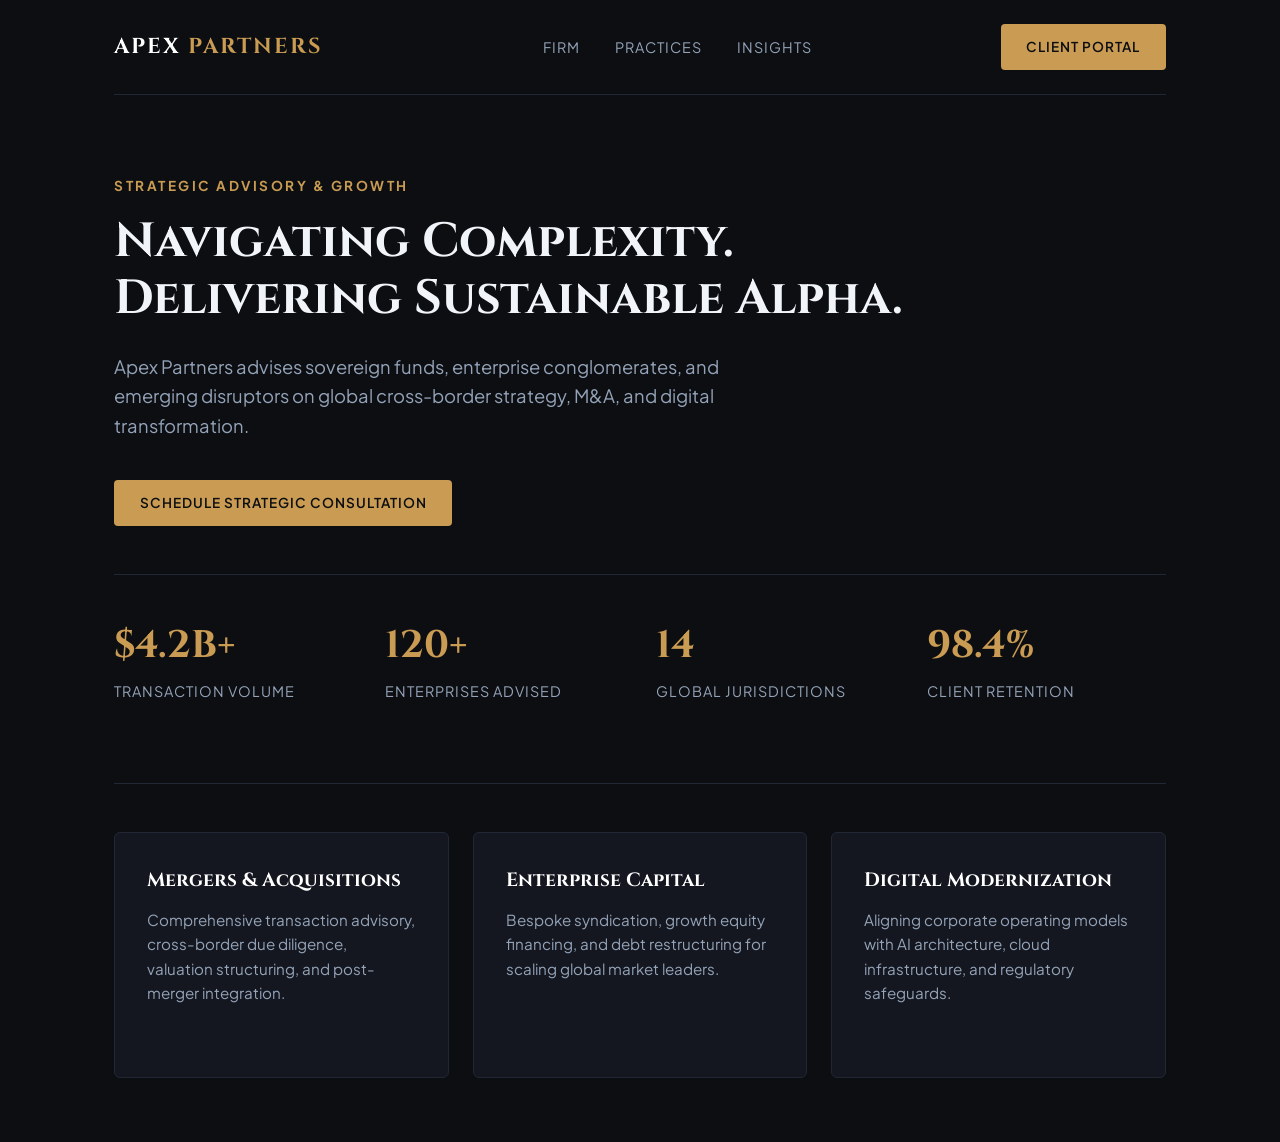
<file: demos/corporate/index.html>
<!DOCTYPE html>
<html lang="en">
<head>
    <meta charset="UTF-8">
    <meta name="viewport" content="width=device-width, initial-scale=1.0">
    <title>Apex Partners - Management & Strategy Consulting (Demo)</title>
    <link rel="preconnect" href="https://fonts.googleapis.com">
    <link rel="preconnect" href="https://fonts.gstatic.com" crossorigin>
    <link href="https://fonts.googleapis.com/css2?family=Cinzel:wght@500;700&family=Plus+Jakarta+Sans:wght@400;500;600;700&display=swap" rel="stylesheet">
    <style>
        :root {
            --primary: #c99b53;
            --primary-hover: #b58941;
            --bg: #0c0e12;
            --surface: #14171f;
            --surface-border: #222735;
            --text-main: #f1f5f9;
            --text-muted: #94a3b8;
        }
        * { box-sizing: border-box; margin: 0; padding: 0; }
        body {
            font-family: 'Plus Jakarta Sans', sans-serif;
            background-color: var(--bg);
            color: var(--text-main);
            line-height: 1.6;
        }
        .container { max-width: 1100px; margin: 0 auto; padding: 0 1.5rem; }
        nav {
            display: flex; justify-content: space-between; align-items: center;
            padding: 1.5rem 0; border-bottom: 1px solid var(--surface-border);
        }
        .logo { font-family: 'Cinzel', serif; font-size: 1.35rem; font-weight: 700; color: #fff; letter-spacing: 2px; }
        .logo span { color: var(--primary); }
        .nav-links a { color: var(--text-muted); text-decoration: none; margin-left: 2rem; font-size: 0.9rem; letter-spacing: 1px; text-transform: uppercase; }
        .nav-links a:hover { color: var(--primary); }
        .btn {
            display: inline-flex; align-items: center; justify-content: center;
            padding: 0.75rem 1.6rem; border-radius: 4px; font-weight: 600; font-size: 0.85rem;
            letter-spacing: 1px; text-transform: uppercase; cursor: pointer; text-decoration: none; transition: 0.2s;
        }
        .btn-gold { background: var(--primary); color: #0c0e12; border: none; }
        .btn-gold:hover { background: var(--primary-hover); }
        .hero { padding: 5rem 0 4rem; text-align: left; }
        .sub-tag { color: var(--primary); font-size: 0.85rem; letter-spacing: 2.5px; text-transform: uppercase; font-weight: 700; margin-bottom: 1rem; display: block; }
        h1 { font-family: 'Cinzel', serif; font-size: 3rem; font-weight: 700; line-height: 1.2; margin-bottom: 1.5rem; }
        .hero p { font-size: 1.15rem; color: var(--text-muted); max-width: 650px; margin-bottom: 2.5rem; }
        .stat-grid { display: grid; grid-template-columns: repeat(auto-fit, minmax(200px, 1fr)); gap: 2rem; margin: 3rem 0; padding: 2.5rem 0; border-top: 1px solid var(--surface-border); border-bottom: 1px solid var(--surface-border); }
        .stat h3 { font-family: 'Cinzel', serif; font-size: 2.4rem; color: var(--primary); margin-bottom: 0.25rem; }
        .stat p { color: var(--text-muted); font-size: 0.9rem; text-transform: uppercase; letter-spacing: 1px; }
        .practice-grid { display: grid; grid-template-columns: repeat(auto-fit, minmax(300px, 1fr)); gap: 1.5rem; margin-top: 2rem; }
        .practice-card { background: var(--surface); border: 1px solid var(--surface-border); padding: 2rem; border-radius: 6px; }
        .practice-card h4 { font-family: 'Cinzel', serif; font-size: 1.2rem; margin-bottom: 0.75rem; color: #fff; }
        .practice-card p { font-size: 0.95rem; color: var(--text-muted); }
        @media(max-width: 768px) {
            h1 { font-size: 2.1rem; }
            .nav-links { display: none; }
        }
    </style>
</head>
<body>
    <div class="container">
        <nav>
            <div class="logo">APEX <span>PARTNERS</span></div>
            <div class="nav-links">
                <a href="#about">Firm</a>
                <a href="#practices">Practices</a>
                <a href="#insights">Insights</a>
            </div>
            <a href="javascript:void(0)" class="btn btn-gold">Client Portal</a>
        </nav>

        <section class="hero">
            <span class="sub-tag">Strategic Advisory & Growth</span>
            <h1>Navigating Complexity.<br>Delivering Sustainable Alpha.</h1>
            <p>Apex Partners advises sovereign funds, enterprise conglomerates, and emerging disruptors on global cross-border strategy, M&A, and digital transformation.</p>
            <a href="javascript:void(0)" class="btn btn-gold">Schedule Strategic Consultation</a>

            <div class="stat-grid">
                <div class="stat">
                    <h3>$4.2B+</h3>
                    <p>Transaction Volume</p>
                </div>
                <div class="stat">
                    <h3>120+</h3>
                    <p>Enterprises Advised</p>
                </div>
                <div class="stat">
                    <h3>14</h3>
                    <p>Global Jurisdictions</p>
                </div>
                <div class="stat">
                    <h3>98.4%</h3>
                    <p>Client Retention</p>
                </div>
            </div>

            <div class="practice-grid">
                <div class="practice-card">
                    <h4>Mergers & Acquisitions</h4>
                    <p>Comprehensive transaction advisory, cross-border due diligence, valuation structuring, and post-merger integration.</p>
                </div>
                <div class="practice-card">
                    <h4>Enterprise Capital</h4>
                    <p>Bespoke syndication, growth equity financing, and debt restructuring for scaling global market leaders.</p>
                </div>
                <div class="practice-card">
                    <h4>Digital Modernization</h4>
                    <p>Aligning corporate operating models with AI architecture, cloud infrastructure, and regulatory safeguards.</p>
                </div>
            </div>
        </section>
    </div>
</body>
</html>
</file>
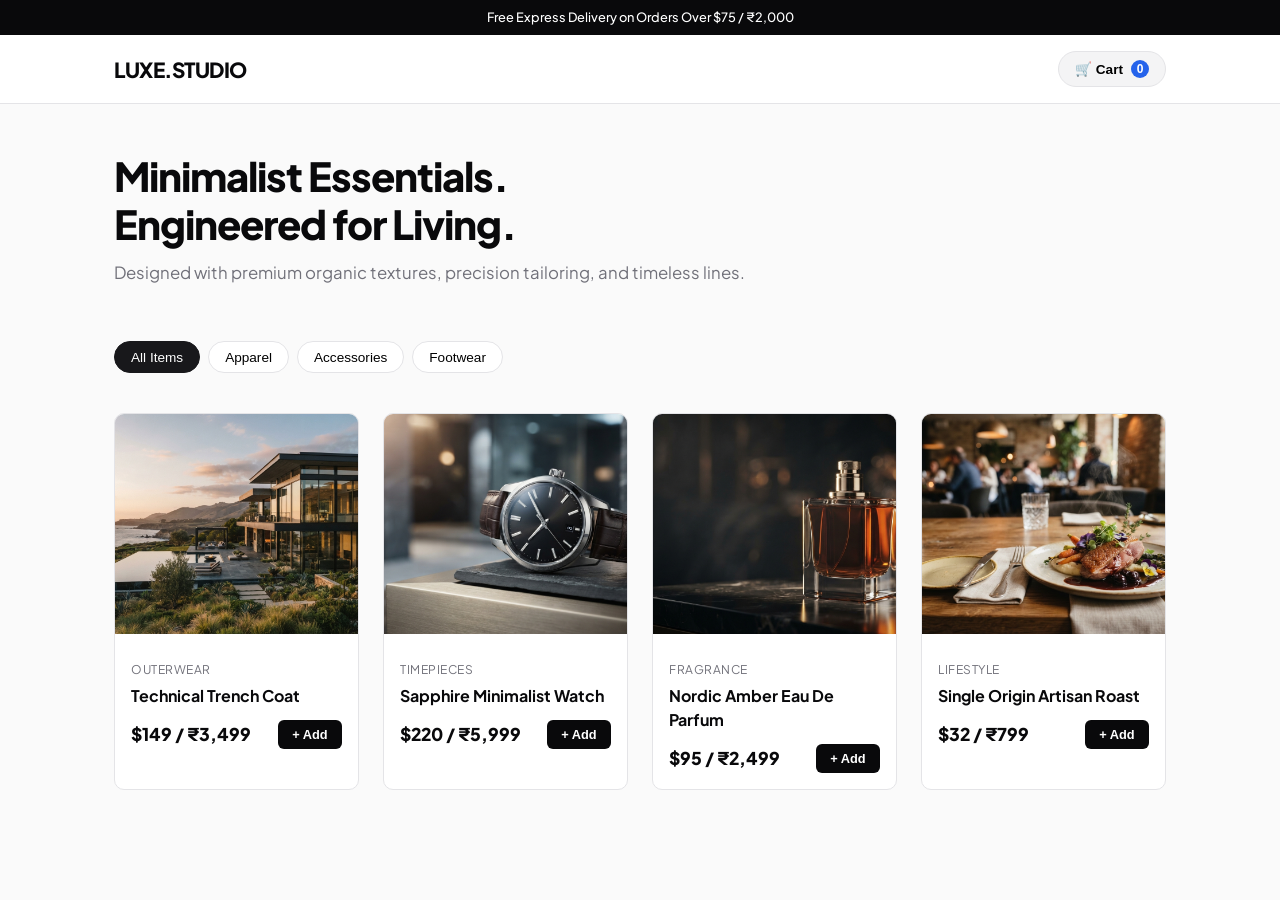
<file: demos/ecommerce/index.html>
<!DOCTYPE html>
<html lang="en">
<head>
    <meta charset="UTF-8">
    <meta name="viewport" content="width=device-width, initial-scale=1.0">
    <title>Luxe Studio - Modern Apparel & Essentials (Demo)</title>
    <link rel="preconnect" href="https://fonts.googleapis.com">
    <link rel="preconnect" href="https://fonts.gstatic.com" crossorigin>
    <link href="https://fonts.googleapis.com/css2?family=Plus+Jakarta+Sans:wght@400;500;600;700&display=swap" rel="stylesheet">
    <style>
        :root {
            --primary: #18181b;
            --accent: #2563eb;
            --bg: #fafafa;
            --surface: #ffffff;
            --border: #e4e4e7;
            --text-dark: #09090b;
            --text-muted: #71717a;
        }
        * { box-sizing: border-box; margin: 0; padding: 0; }
        body {
            font-family: 'Plus Jakarta Sans', sans-serif;
            background-color: var(--bg);
            color: var(--text-dark);
            line-height: 1.5;
        }
        .container { max-width: 1100px; margin: 0 auto; padding: 0 1.5rem; }
        .top-banner { background: #09090b; color: #fff; text-align: center; padding: 0.5rem; font-size: 0.8rem; font-weight: 500; }
        header { background: #fff; border-bottom: 1px solid var(--border); position: sticky; top: 0; z-index: 50; }
        nav { display: flex; justify-content: space-between; align-items: center; padding: 1rem 0; }
        .brand { font-size: 1.3rem; font-weight: 800; letter-spacing: -0.5px; }
        .cart-btn {
            background: #f4f4f5; border: 1px solid var(--border); padding: 0.5rem 1rem; border-radius: 20px;
            font-size: 0.85rem; font-weight: 600; cursor: pointer; display: flex; align-items: center; gap: 0.5rem;
        }
        .cart-badge { background: var(--accent); color: #fff; border-radius: 50%; width: 18px; height: 18px; display: inline-flex; align-items: center; justify-content: center; font-size: 0.75rem; }
        .hero { padding: 3rem 0 2rem; display: flex; justify-content: space-between; align-items: center; gap: 2rem; }
        .hero-text h1 { font-size: 2.5rem; font-weight: 800; line-height: 1.2; margin-bottom: 0.75rem; letter-spacing: -1px; }
        .hero-text p { color: var(--text-muted); font-size: 1.05rem; margin-bottom: 1.5rem; }
        .filter-bar { display: flex; gap: 0.5rem; margin-bottom: 2rem; overflow-x: auto; padding-bottom: 0.5rem; }
        .filter-btn { background: #fff; border: 1px solid var(--border); padding: 0.45rem 1rem; border-radius: 20px; font-size: 0.85rem; cursor: pointer; font-weight: 500; }
        .filter-btn.active { background: var(--primary); color: #fff; border-color: var(--primary); }
        .product-grid { display: grid; grid-template-columns: repeat(auto-fill, minmax(230px, 1fr)); gap: 1.5rem; margin-bottom: 3rem; }
        .product-card { background: #fff; border: 1px solid var(--border); border-radius: 10px; overflow: hidden; transition: transform 0.2s, box-shadow 0.2s; }
        .product-card:hover { transform: translateY(-4px); box-shadow: 0 12px 24px rgba(0,0,0,0.06); }
        .product-img { width: 100%; height: 220px; object-fit: cover; background: #e2e8f0; }
        .product-info { padding: 1rem; }
        .product-category { font-size: 0.75rem; color: var(--text-muted); text-transform: uppercase; letter-spacing: 0.5px; }
        .product-title { font-size: 1rem; font-weight: 700; margin: 0.25rem 0 0.5rem; }
        .product-footer { display: flex; justify-content: space-between; align-items: center; margin-top: 0.75rem; }
        .price { font-size: 1.1rem; font-weight: 800; color: #09090b; }
        .add-btn { background: #09090b; color: #fff; border: none; padding: 0.45rem 0.9rem; border-radius: 6px; font-size: 0.8rem; font-weight: 600; cursor: pointer; }
        .add-btn:hover { background: var(--accent); }
        @media(max-width: 768px) {
            .hero { flex-direction: column; text-align: center; }
            .hero-text h1 { font-size: 2rem; }
        }
    </style>
</head>
<body>
    <div class="top-banner">Free Express Delivery on Orders Over $75 / ₹2,000</div>
    <header>
        <div class="container">
            <nav>
                <div class="brand">LUXE.STUDIO</div>
                <button class="cart-btn" onclick="alert('Demo: Cart system is ready for your custom store products!')">
                    🛒 Cart <span class="cart-badge" id="cartCount">0</span>
                </button>
            </nav>
        </div>
    </header>

    <div class="container">
        <section class="hero">
            <div class="hero-text">
                <h1>Minimalist Essentials.<br>Engineered for Living.</h1>
                <p>Designed with premium organic textures, precision tailoring, and timeless lines.</p>
            </div>
        </section>

        <div class="filter-bar">
            <button class="filter-btn active">All Items</button>
            <button class="filter-btn">Apparel</button>
            <button class="filter-btn">Accessories</button>
            <button class="filter-btn">Footwear</button>
        </div>

        <div class="product-grid">
            <div class="product-card">
                <img src="../../assets/portfolio/luxury-real-estate.jpg" alt="Minimalist Jacket" class="product-img">
                <div class="product-info">
                    <span class="product-category">Outerwear</span>
                    <h4 class="product-title">Technical Trench Coat</h4>
                    <div class="product-footer">
                        <span class="price">$149 / ₹3,499</span>
                        <button class="add-btn" onclick="addToCart()">+ Add</button>
                    </div>
                </div>
            </div>

            <div class="product-card">
                <img src="../../assets/portfolio/watch-commercial.jpg" alt="Chrono Watch" class="product-img">
                <div class="product-info">
                    <span class="product-category">Timepieces</span>
                    <h4 class="product-title">Sapphire Minimalist Watch</h4>
                    <div class="product-footer">
                        <span class="price">$220 / ₹5,999</span>
                        <button class="add-btn" onclick="addToCart()">+ Add</button>
                    </div>
                </div>
            </div>

            <div class="product-card">
                <img src="../../assets/portfolio/perfume-commercial.jpg" alt="Luxe Fragrance" class="product-img">
                <div class="product-info">
                    <span class="product-category">Fragrance</span>
                    <h4 class="product-title">Nordic Amber Eau De Parfum</h4>
                    <div class="product-footer">
                        <span class="price">$95 / ₹2,499</span>
                        <button class="add-btn" onclick="addToCart()">+ Add</button>
                    </div>
                </div>
            </div>

            <div class="product-card">
                <img src="../../assets/portfolio/restaurant-food-commercial.jpg" alt="Artisan Blend" class="product-img">
                <div class="product-info">
                    <span class="product-category">Lifestyle</span>
                    <h4 class="product-title">Single Origin Artisan Roast</h4>
                    <div class="product-footer">
                        <span class="price">$32 / ₹799</span>
                        <button class="add-btn" onclick="addToCart()">+ Add</button>
                    </div>
                </div>
            </div>
        </div>
    </div>

    <script>
        let count = 0;
        function addToCart() {
            count++;
            document.getElementById('cartCount').innerText = count;
        }
    </script>
</body>
</html>
</file>
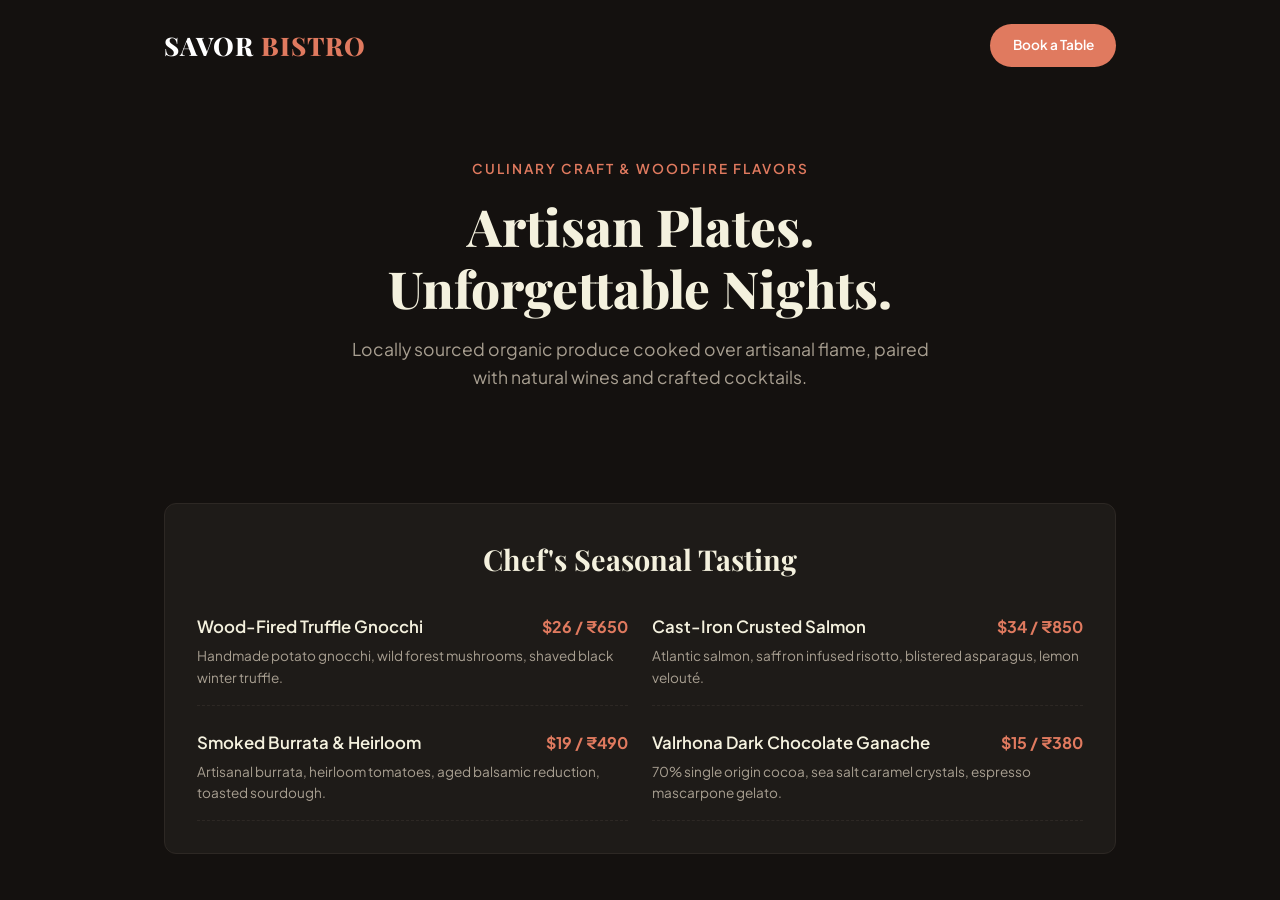
<file: demos/restaurant/index.html>
<!DOCTYPE html>
<html lang="en">
<head>
    <meta charset="UTF-8">
    <meta name="viewport" content="width=device-width, initial-scale=1.0">
    <title>Savor Bistro & Kitchen (Demo)</title>
    <link rel="preconnect" href="https://fonts.googleapis.com">
    <link rel="preconnect" href="https://fonts.gstatic.com" crossorigin>
    <link href="https://fonts.googleapis.com/css2?family=Playfair+Display:ital,wght@0,600;0,800;1,400&family=Plus+Jakarta+Sans:wght@400;500;600&display=swap" rel="stylesheet">
    <style>
        :root {
            --primary: #e07a5f;
            --bg: #14110f;
            --surface: #1e1b18;
            --border: #2d2824;
            --text-light: #f4f1de;
            --text-muted: #a89f91;
        }
        * { box-sizing: border-box; margin: 0; padding: 0; }
        body {
            font-family: 'Plus Jakarta Sans', sans-serif;
            background-color: var(--bg);
            color: var(--text-light);
            line-height: 1.6;
        }
        .container { max-width: 1000px; margin: 0 auto; padding: 0 1.5rem; }
        nav { display: flex; justify-content: space-between; align-items: center; padding: 1.5rem 0; }
        .logo { font-family: 'Playfair Display', serif; font-size: 1.6rem; font-weight: 800; color: #fff; letter-spacing: 1px; }
        .logo span { color: var(--primary); }
        .btn-reserve { background: var(--primary); color: #fff; text-decoration: none; padding: 0.65rem 1.4rem; border-radius: 30px; font-weight: 600; font-size: 0.85rem; }
        .hero { text-align: center; padding: 4rem 0 3rem; }
        .hero-tag { color: var(--primary); font-size: 0.85rem; letter-spacing: 2px; text-transform: uppercase; font-weight: 600; }
        h1 { font-family: 'Playfair Display', serif; font-size: 3.2rem; font-weight: 800; margin: 1rem 0; line-height: 1.2; }
        .hero p { color: var(--text-muted); font-size: 1.1rem; max-width: 580px; margin: 0 auto 2rem; }
        .menu-preview { background: var(--surface); border: 1px solid var(--border); border-radius: 12px; padding: 2rem; margin: 2rem 0; }
        .menu-title { font-family: 'Playfair Display', serif; font-size: 1.8rem; text-align: center; margin-bottom: 2rem; }
        .menu-grid { display: grid; grid-template-columns: repeat(auto-fit, minmax(280px, 1fr)); gap: 1.5rem; }
        .menu-item { border-bottom: 1px dashed var(--border); padding-bottom: 1rem; }
        .item-head { display: flex; justify-content: space-between; align-items: baseline; margin-bottom: 0.25rem; }
        .item-name { font-weight: 600; font-size: 1.05rem; }
        .item-price { color: var(--primary); font-weight: 700; }
        .item-desc { color: var(--text-muted); font-size: 0.85rem; }
        @media(max-width: 768px) { h1 { font-size: 2.2rem; } }
    </style>
</head>
<body>
    <div class="container">
        <nav>
            <div class="logo">SAVOR <span>BISTRO</span></div>
            <a href="javascript:void(0)" class="btn-reserve" onclick="alert('Demo: Online reservation form connected to your WhatsApp/Email!')">Book a Table</a>
        </nav>

        <section class="hero">
            <span class="hero-tag">Culinary Craft & Woodfire Flavors</span>
            <h1>Artisan Plates.<br>Unforgettable Nights.</h1>
            <p>Locally sourced organic produce cooked over artisanal flame, paired with natural wines and crafted cocktails.</p>
        </section>

        <div class="menu-preview">
            <h2 class="menu-title">Chef's Seasonal Tasting</h2>
            <div class="menu-grid">
                <div class="menu-item">
                    <div class="item-head">
                        <span class="item-name">Wood-Fired Truffle Gnocchi</span>
                        <span class="item-price">$26 / ₹650</span>
                    </div>
                    <p class="item-desc">Handmade potato gnocchi, wild forest mushrooms, shaved black winter truffle.</p>
                </div>
                <div class="menu-item">
                    <div class="item-head">
                        <span class="item-name">Cast-Iron Crusted Salmon</span>
                        <span class="item-price">$34 / ₹850</span>
                    </div>
                    <p class="item-desc">Atlantic salmon, saffron infused risotto, blistered asparagus, lemon velouté.</p>
                </div>
                <div class="menu-item">
                    <div class="item-head">
                        <span class="item-name">Smoked Burrata & Heirloom</span>
                        <span class="item-price">$19 / ₹490</span>
                    </div>
                    <p class="item-desc">Artisanal burrata, heirloom tomatoes, aged balsamic reduction, toasted sourdough.</p>
                </div>
                <div class="menu-item">
                    <div class="item-head">
                        <span class="item-name">Valrhona Dark Chocolate Ganache</span>
                        <span class="item-price">$15 / ₹380</span>
                    </div>
                    <p class="item-desc">70% single origin cocoa, sea salt caramel crystals, espresso mascarpone gelato.</p>
                </div>
            </div>
        </div>
    </div>
</body>
</html>
</file>
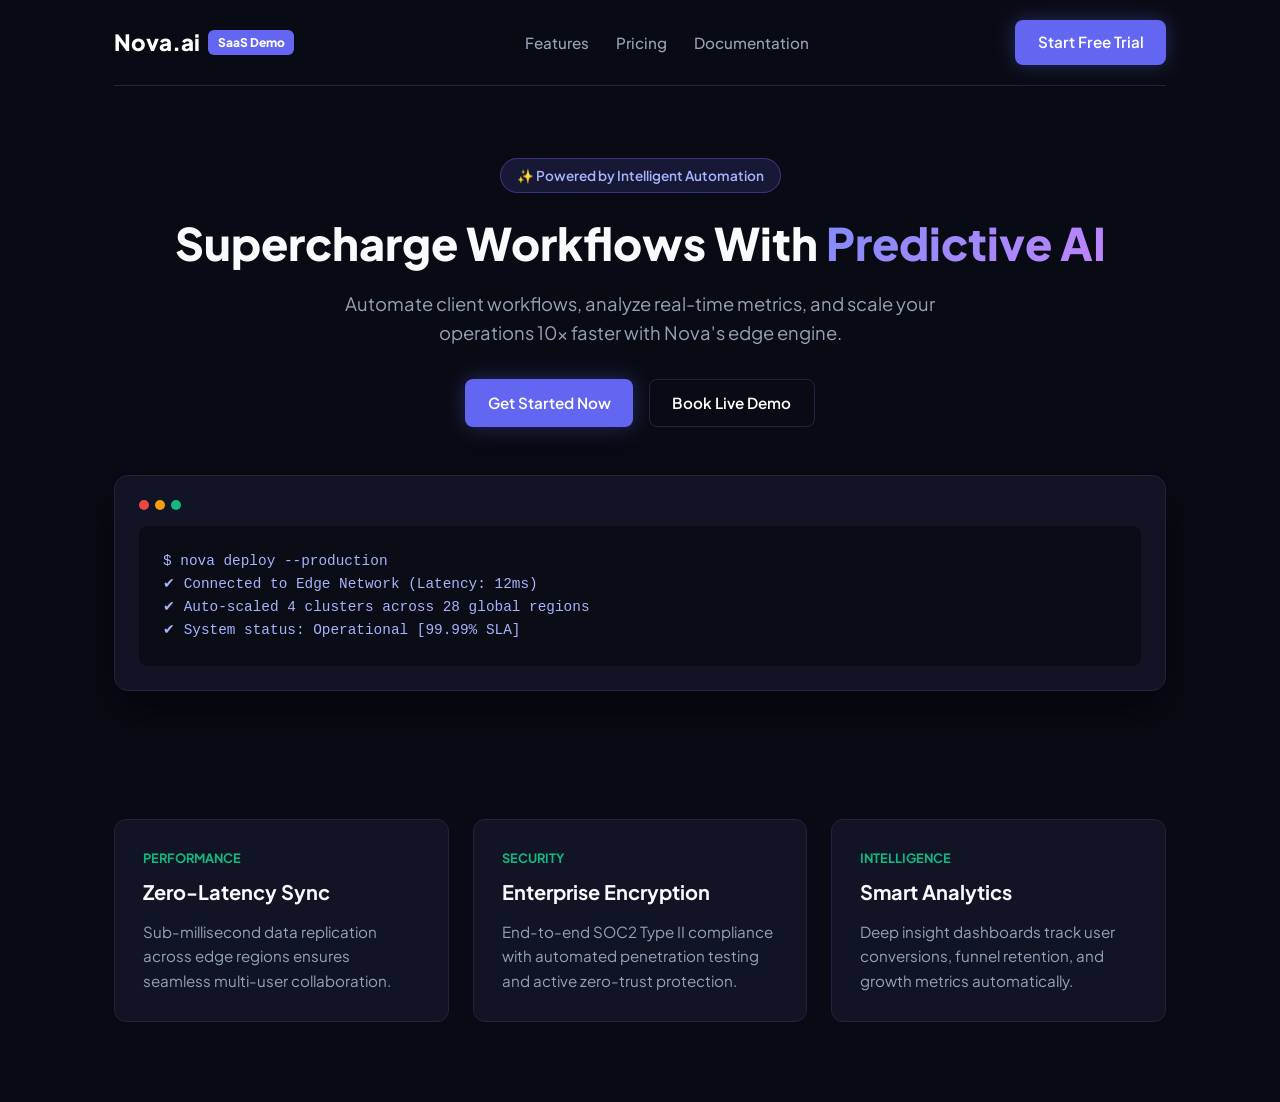
<file: demos/saas/index.html>
<!DOCTYPE html>
<html lang="en">
<head>
    <meta charset="UTF-8">
    <meta name="viewport" content="width=device-width, initial-scale=1.0">
    <title>Nova SaaS - AI Automation Platform (Demo)</title>
    <link rel="preconnect" href="https://fonts.googleapis.com">
    <link rel="preconnect" href="https://fonts.gstatic.com" crossorigin>
    <link href="https://fonts.googleapis.com/css2?family=Plus+Jakarta+Sans:wght@400;500;600;700;800&display=swap" rel="stylesheet">
    <style>
        :root {
            --primary: #6366f1;
            --primary-glow: rgba(99, 102, 241, 0.35);
            --bg: #090b14;
            --surface: #111425;
            --surface-border: #1e2442;
            --text-main: #f8fafc;
            --text-muted: #94a3b8;
            --accent: #10b981;
        }
        * { box-sizing: border-box; margin: 0; padding: 0; }
        body {
            font-family: 'Plus Jakarta Sans', sans-serif;
            background-color: var(--bg);
            color: var(--text-main);
            line-height: 1.6;
            overflow-x: hidden;
        }
        .container { max-width: 1100px; margin: 0 auto; padding: 0 1.5rem; }
        nav {
            display: flex; justify-content: space-between; align-items: center;
            padding: 1.25rem 0; border-bottom: 1px solid var(--surface-border);
        }
        .logo { font-size: 1.4rem; font-weight: 800; color: #fff; display: flex; align-items: center; gap: 0.5rem; }
        .logo-badge { background: var(--primary); padding: 0.2rem 0.6rem; border-radius: 6px; font-size: 0.75rem; }
        .nav-links a { color: var(--text-muted); text-decoration: none; margin-left: 1.5rem; font-size: 0.95rem; font-weight: 500; }
        .nav-links a:hover { color: #fff; }
        .btn {
            display: inline-flex; align-items: center; justify-content: center;
            padding: 0.65rem 1.4rem; border-radius: 8px; font-weight: 600; font-size: 0.95rem;
            cursor: pointer; text-decoration: none; transition: 0.2s;
        }
        .btn-primary { background: var(--primary); color: #fff; box-shadow: 0 0 20px var(--primary-glow); border: none; }
        .btn-primary:hover { background: #4f46e5; transform: translateY(-2px); }
        .hero { padding: 4.5rem 0 3rem; text-align: center; }
        .pill {
            display: inline-block; padding: 0.35rem 1rem; border-radius: 50px;
            background: rgba(99, 102, 241, 0.15); border: 1px solid rgba(99, 102, 241, 0.4);
            color: #a5b4fc; font-size: 0.85rem; font-weight: 600; margin-bottom: 1.5rem;
        }
        h1 { font-size: 2.8rem; font-weight: 800; line-height: 1.15; margin-bottom: 1.25rem; }
        h1 span { background: linear-gradient(135deg, #818cf8 0%, #c084fc 100%); -webkit-background-clip: text; -webkit-text-fill-color: transparent; }
        .hero p { font-size: 1.15rem; color: var(--text-muted); max-width: 650px; margin: 0 auto 2rem; }
        .hero-actions { display: flex; gap: 1rem; justify-content: center; flex-wrap: wrap; }
        .mockup-card {
            margin-top: 3rem; background: var(--surface); border: 1px solid var(--surface-border);
            border-radius: 14px; padding: 1.5rem; box-shadow: 0 20px 40px rgba(0,0,0,0.5);
            text-align: left;
        }
        .mockup-header { display: flex; gap: 6px; margin-bottom: 1rem; }
        .dot { width: 10px; height: 10px; border-radius: 50%; }
        .dot.red { background: #ef4444; } .dot.yellow { background: #f59e0b; } .dot.green { background: #10b981; }
        .grid-3 { display: grid; grid-template-columns: repeat(auto-fit, minmax(280px, 1fr)); gap: 1.5rem; margin: 3rem 0; }
        .card { background: var(--surface); border: 1px solid var(--surface-border); border-radius: 12px; padding: 1.75rem; }
        .card h3 { font-size: 1.25rem; margin-bottom: 0.75rem; }
        .card p { color: var(--text-muted); font-size: 0.95rem; }
        .badge { color: var(--accent); font-weight: 700; font-size: 0.8rem; text-transform: uppercase; margin-bottom: 0.5rem; display: block; }
        @media(max-width: 768px) {
            h1 { font-size: 2rem; }
            .nav-links { display: none; }
        }
    </style>
</head>
<body>
    <div class="container">
        <nav>
            <div class="logo">
                <span>Nova.ai</span>
                <span class="logo-badge">SaaS Demo</span>
            </div>
            <div class="nav-links">
                <a href="#features">Features</a>
                <a href="#pricing">Pricing</a>
                <a href="#docs">Documentation</a>
            </div>
            <a href="javascript:void(0)" class="btn btn-primary">Start Free Trial</a>
        </nav>

        <section class="hero">
            <span class="pill">✨ Powered by Intelligent Automation</span>
            <h1>Supercharge Workflows With <span>Predictive AI</span></h1>
            <p>Automate client workflows, analyze real-time metrics, and scale your operations 10x faster with Nova's edge engine.</p>
            <div class="hero-actions">
                <a href="javascript:void(0)" class="btn btn-primary">Get Started Now</a>
                <a href="javascript:void(0)" class="btn" style="border: 1px solid var(--surface-border); color: #fff;">Book Live Demo</a>
            </div>

            <div class="mockup-card">
                <div class="mockup-header">
                    <span class="dot red"></span>
                    <span class="dot yellow"></span>
                    <span class="dot green"></span>
                </div>
                <div style="background: rgba(0,0,0,0.4); padding: 1.5rem; border-radius: 8px; font-family: monospace; font-size: 0.9rem; color: #a5b4fc;">
                    $ nova deploy --production<br>
                    ✔ Connected to Edge Network (Latency: 12ms)<br>
                    ✔ Auto-scaled 4 clusters across 28 global regions<br>
                    ✔ System status: Operational [99.99% SLA]
                </div>
            </div>
        </section>

        <section id="features" style="padding: 2rem 0;">
            <div class="grid-3">
                <div class="card">
                    <span class="badge">Performance</span>
                    <h3>Zero-Latency Sync</h3>
                    <p>Sub-millisecond data replication across edge regions ensures seamless multi-user collaboration.</p>
                </div>
                <div class="card">
                    <span class="badge">Security</span>
                    <h3>Enterprise Encryption</h3>
                    <p>End-to-end SOC2 Type II compliance with automated penetration testing and active zero-trust protection.</p>
                </div>
                <div class="card">
                    <span class="badge">Intelligence</span>
                    <h3>Smart Analytics</h3>
                    <p>Deep insight dashboards track user conversions, funnel retention, and growth metrics automatically.</p>
                </div>
            </div>
        </section>
    </div>
</body>
</html>
</file>
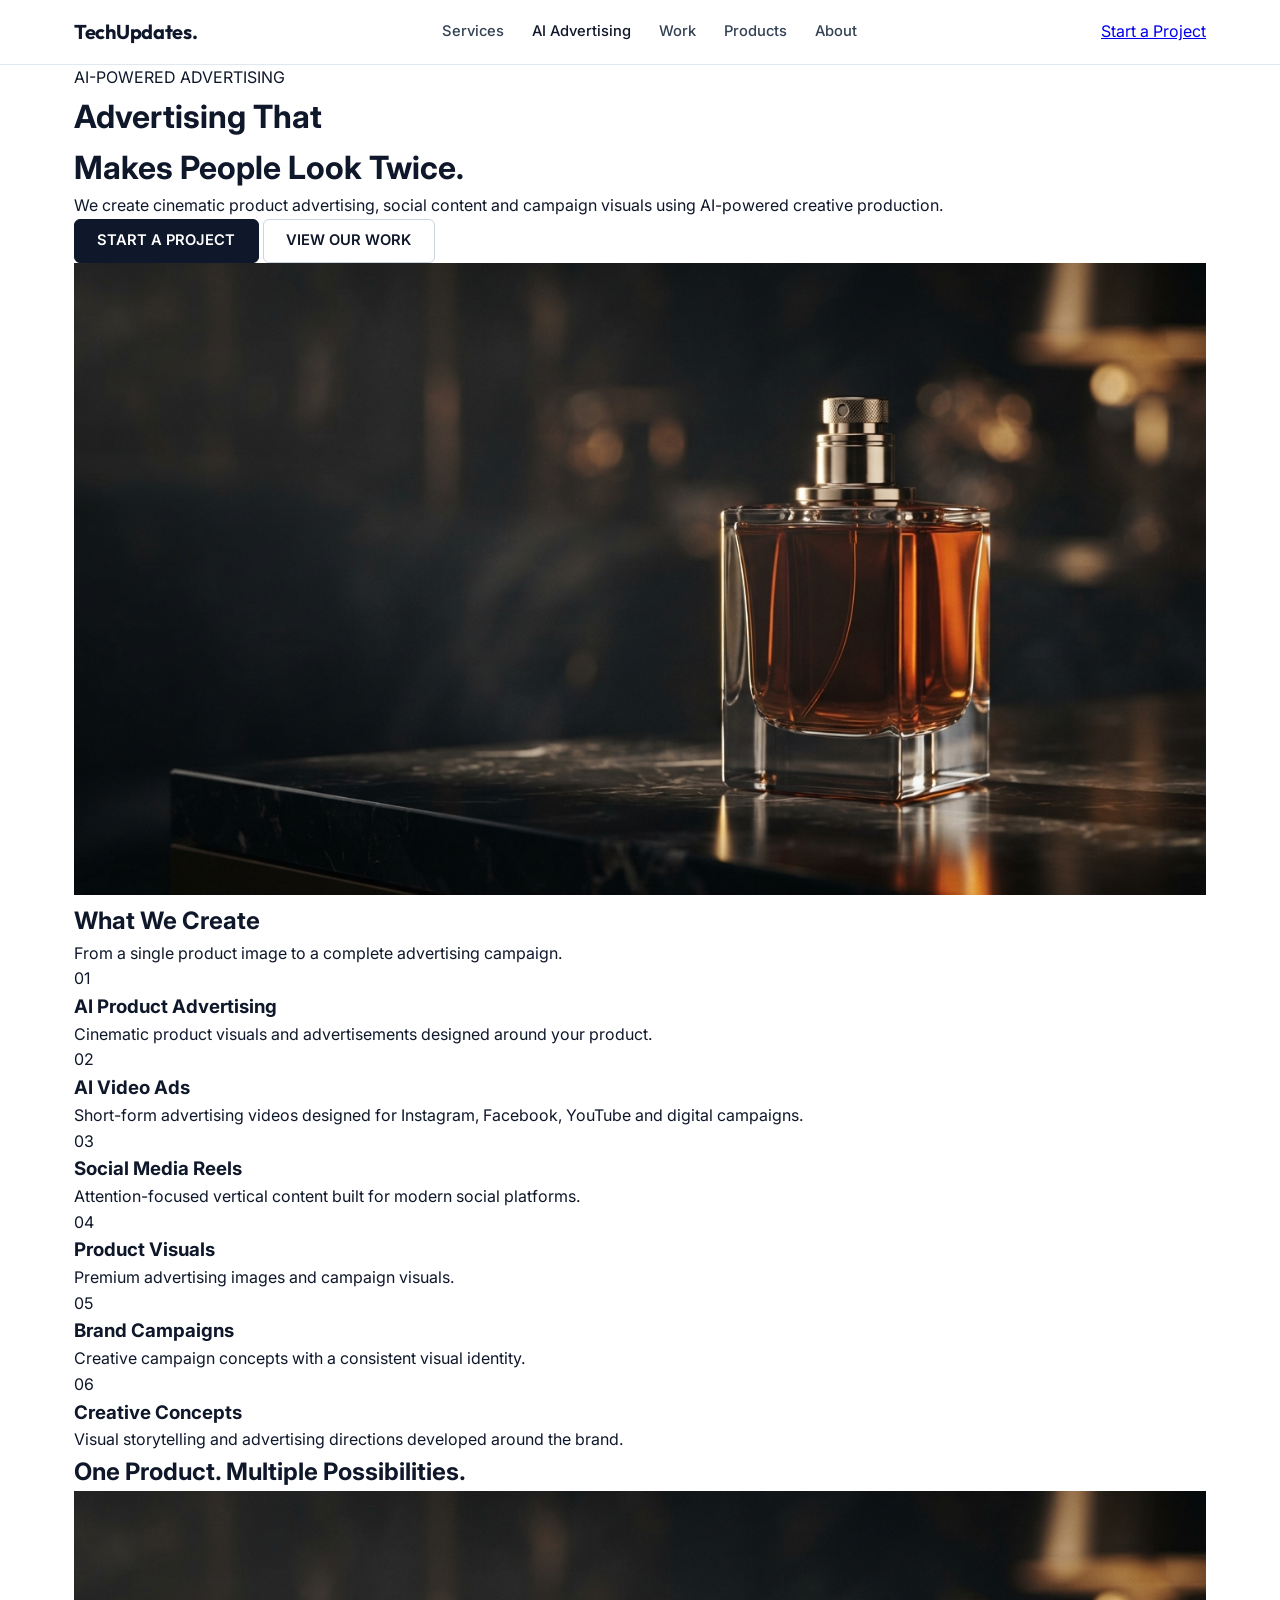
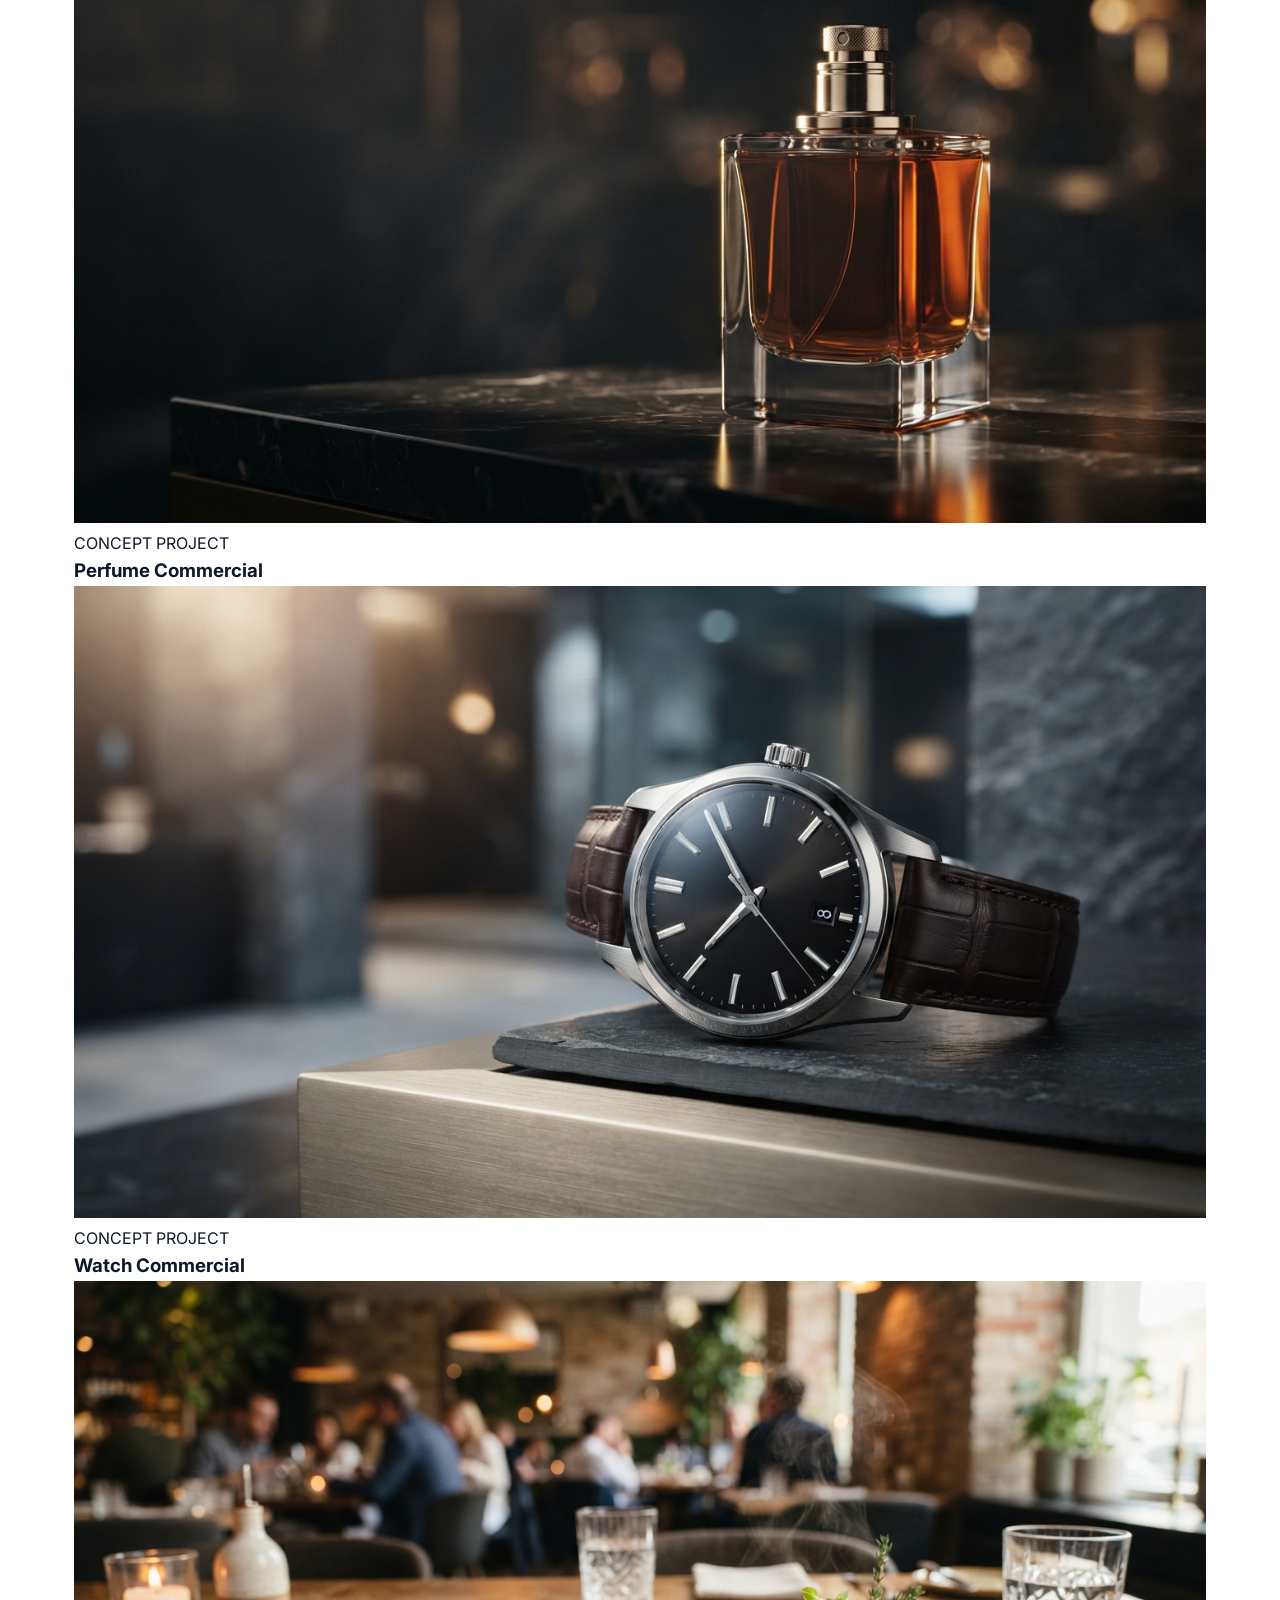
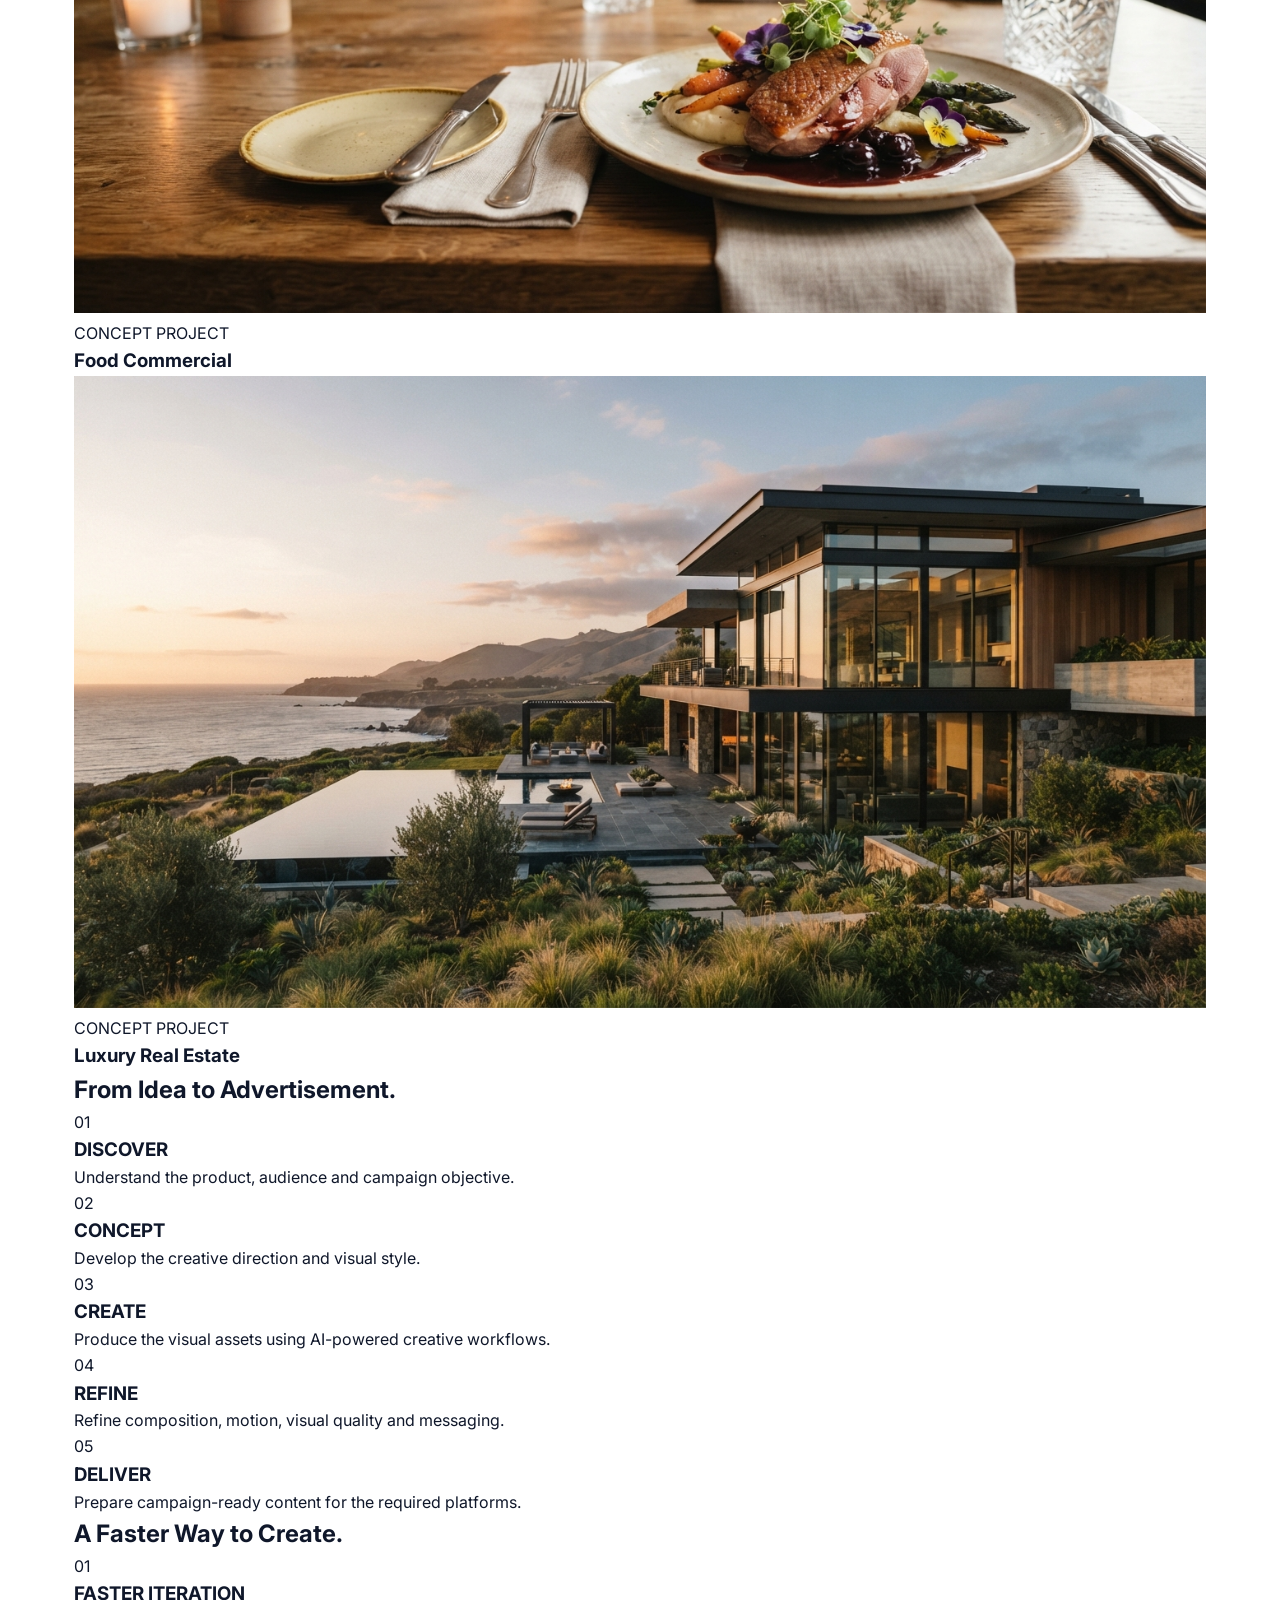
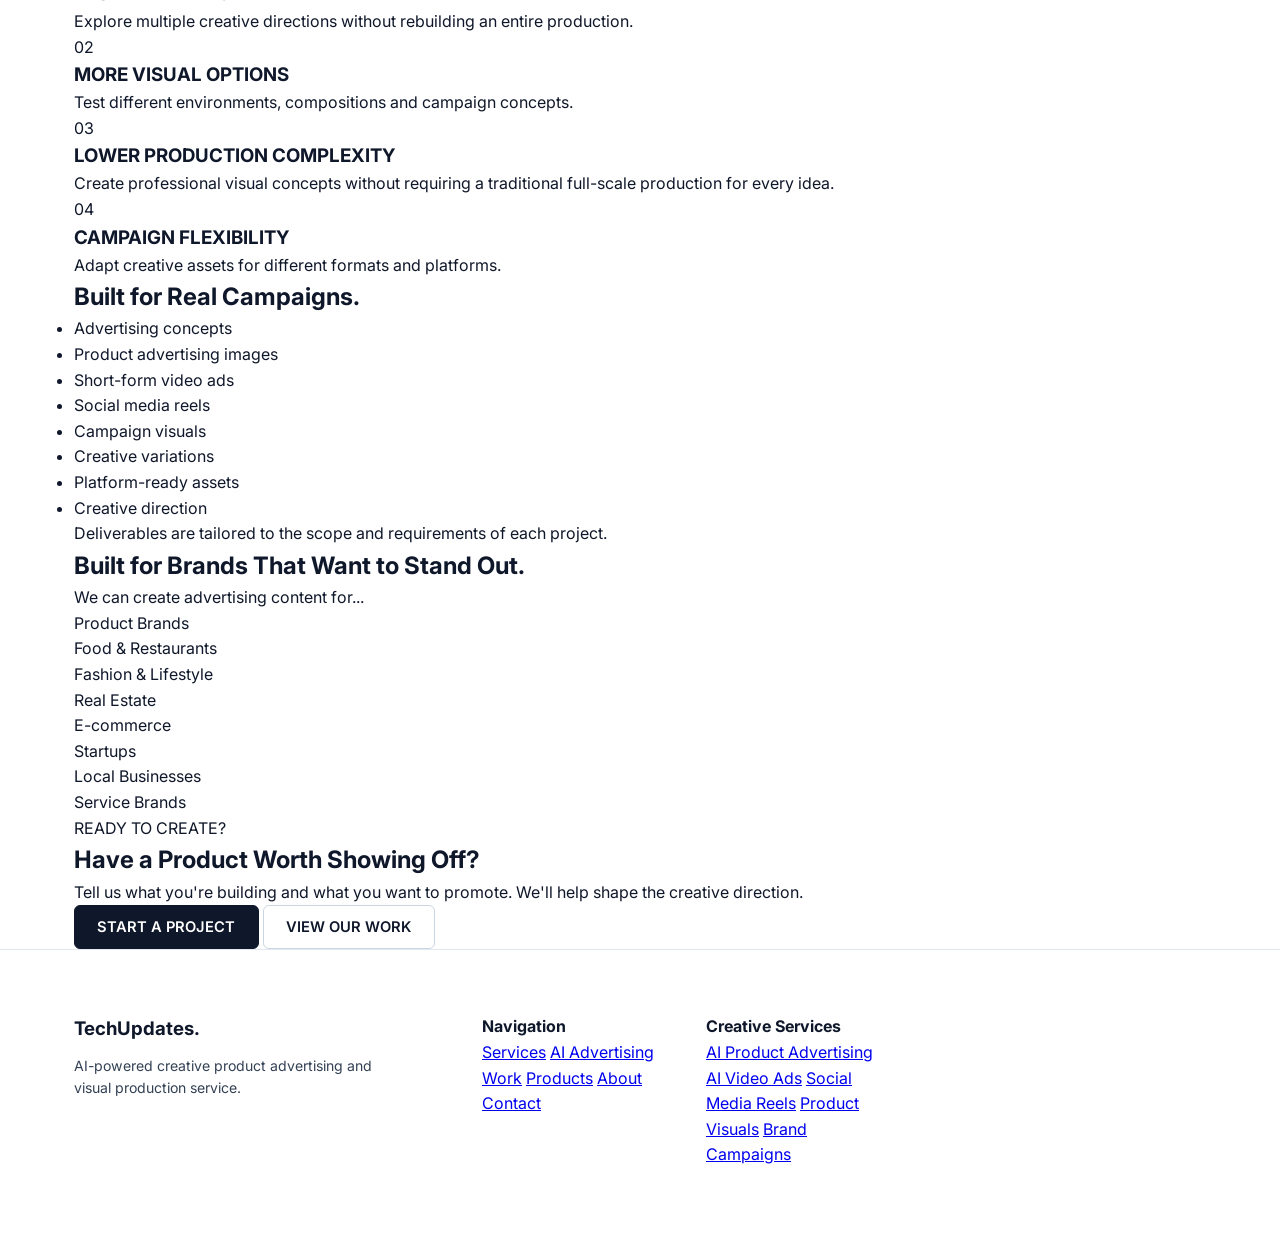
<file: ai-advertising.html>
<!DOCTYPE html>
<html lang="en">
<head>
    <meta charset="UTF-8">
    <meta name="viewport" content="width=device-width, initial-scale=1.0">
    <title>AI Advertising Production Services | TechUpdates</title>
    <!-- STRICT ROOT STYLESHEET REFERENCE -->
    <link rel="stylesheet" href="style.css">
    <link rel="preconnect" href="https://fonts.googleapis.com">
    <link rel="preconnect" href="https://fonts.gstatic.com" crossorigin>
    <link href="https://fonts.googleapis.com/css2?family=Inter:wght@300;400;500&family=Outfit:wght@300;400;600;700&display=swap" rel="stylesheet">
</head>
<body class="ai-page">

    <nav class="navbar">
        <div class="nav-container">
            <a href="index.html" class="brand-logo">TechUpdates.</a>
            <div class="nav-links">
                <a href="index.html">Services</a>
                <a href="ai-advertising.html" class="active">AI Advertising</a>
                <a href="work.html">Work</a>
                <a href="products.html">Products</a>
                <a href="about.html">About</a>
            </div>
            <a href="contact.html" class="nav-cta">Start a Project</a>
        </div>
    </nav>

    <header class="ai-hero">
        <div class="container">
            <div class="ai-hero-grid">
                <div class="ai-hero-content">
                    <span class="eyebrow">AI-POWERED ADVERTISING</span>
                    <h1>Advertising That<br><span>Makes People Look Twice.</span></h1>
                    <p class="ai-hero-description">We create cinematic product advertising, social content and campaign visuals using AI-powered creative production.</p>
                    <div class="ai-hero-actions">
                        <a href="contact.html" class="btn btn-primary">START A PROJECT</a>
                        <a href="work.html" class="btn btn-secondary">VIEW OUR WORK</a>
                    </div>
                </div>
                <div class="ai-hero-image">
                    <img src="assets/portfolio/perfume-commercial.jpg" alt="AI Product Advertising Visual">
                </div>
            </div>
        </div>
    </header>

    <section class="ai-section ai-services-section">
        <div class="container">
            <div class="section-heading">
                <h2>What We Create</h2>
                <p>From a single product image to a complete advertising campaign.</p>
            </div>
            <div class="ai-services-grid">
                <div class="ai-service-card">
                    <span class="card-index">01</span>
                    <h3>AI Product Advertising</h3>
                    <p>Cinematic product visuals and advertisements designed around your product.</p>
                </div>
                <div class="ai-service-card">
                    <span class="card-index">02</span>
                    <h3>AI Video Ads</h3>
                    <p>Short-form advertising videos designed for Instagram, Facebook, YouTube and digital campaigns.</p>
                </div>
                <div class="ai-service-card">
                    <span class="card-index">03</span>
                    <h3>Social Media Reels</h3>
                    <p>Attention-focused vertical content built for modern social platforms.</p>
                </div>
                <div class="ai-service-card">
                    <span class="card-index">04</span>
                    <h3>Product Visuals</h3>
                    <p>Premium advertising images and campaign visuals.</p>
                </div>
                <div class="ai-service-card">
                    <span class="card-index">05</span>
                    <h3>Brand Campaigns</h3>
                    <p>Creative campaign concepts with a consistent visual identity.</p>
                </div>
                <div class="ai-service-card">
                    <span class="card-index">06</span>
                    <h3>Creative Concepts</h3>
                    <p>Visual storytelling and advertising directions developed around the brand.</p>
                </div>
            </div>
        </div>
    </section>

    <section class="ai-section ai-showcase-section">
        <div class="container">
            <div class="section-heading">
                <h2>One Product. Multiple Possibilities.</h2>
            </div>
            <div class="ai-showcase-grid">
                <div class="ai-showcase-card">
                    <div class="showcase-image">
                        <img src="assets/portfolio/perfume-commercial.jpg" alt="Perfume Advertising Concept">
                    </div>
                    <div class="showcase-info">
                        <span>CONCEPT PROJECT</span>
                        <h3>Perfume Commercial</h3>
                    </div>
                </div>
                <div class="ai-showcase-card">
                    <div class="showcase-image">
                        <img src="assets/portfolio/watch-commercial.jpg" alt="Watch Advertising Concept">
                    </div>
                    <div class="showcase-info">
                        <span>CONCEPT PROJECT</span>
                        <h3>Watch Commercial</h3>
                    </div>
                </div>
                <div class="ai-showcase-card">
                    <div class="showcase-image">
                        <img src="assets/portfolio/restaurant-food-commercial.jpg" alt="Food Commercial Concept">
                    </div>
                    <div class="showcase-info">
                        <span>CONCEPT PROJECT</span>
                        <h3>Food Commercial</h3>
                    </div>
                </div>
                <div class="ai-showcase-card">
                    <div class="showcase-image">
                        <img src="assets/portfolio/luxury-real-estate.jpg" alt="Luxury Real Estate Concept">
                    </div>
                    <div class="showcase-info">
                        <span>CONCEPT PROJECT</span>
                        <h3>Luxury Real Estate</h3>
                    </div>
                </div>
            </div>
        </div>
    </section>

    <section class="ai-section ai-process-section">
        <div class="container">
            <div class="section-heading">
                <h2>From Idea to Advertisement.</h2>
            </div>
            <div class="ai-process-grid">
                <div class="ai-process-step">
                    <span class="process-number">01</span>
                    <h3>DISCOVER</h3>
                    <p>Understand the product, audience and campaign objective.</p>
                </div>
                <div class="ai-process-step">
                    <span class="process-number">02</span>
                    <h3>CONCEPT</h3>
                    <p>Develop the creative direction and visual style.</p>
                </div>
                <div class="ai-process-step">
                    <span class="process-number">03</span>
                    <h3>CREATE</h3>
                    <p>Produce the visual assets using AI-powered creative workflows.</p>
                </div>
                <div class="ai-process-step">
                    <span class="process-number">04</span>
                    <h3>REFINE</h3>
                    <p>Refine composition, motion, visual quality and messaging.</p>
                </div>
                <div class="ai-process-step">
                    <span class="process-number">05</span>
                    <h3>DELIVER</h3>
                    <p>Prepare campaign-ready content for the required platforms.</p>
                </div>
            </div>
        </div>
    </section>

    <section class="ai-section ai-benefits-section">
        <div class="container">
            <div class="section-heading">
                <h2>A Faster Way to Create.</h2>
            </div>
            <div class="ai-benefits-grid">
                <div class="ai-benefit">
                    <span class="benefit-number">01</span>
                    <h3>FASTER ITERATION</h3>
                    <p>Explore multiple creative directions without rebuilding an entire production.</p>
                </div>
                <div class="ai-benefit">
                    <span class="benefit-number">02</span>
                    <h3>MORE VISUAL OPTIONS</h3>
                    <p>Test different environments, compositions and campaign concepts.</p>
                </div>
                <div class="ai-benefit">
                    <span class="benefit-number">03</span>
                    <h3>LOWER PRODUCTION COMPLEXITY</h3>
                    <p>Create professional visual concepts without requiring a traditional full-scale production for every idea.</p>
                </div>
                <div class="ai-benefit">
                    <span class="benefit-number">04</span>
                    <h3>CAMPAIGN FLEXIBILITY</h3>
                    <p>Adapt creative assets for different formats and platforms.</p>
                </div>
            </div>
        </div>
    </section>

    <section class="ai-section ai-deliverables-section">
        <div class="container">
            <div class="section-heading">
                <h2>Built for Real Campaigns.</h2>
            </div>
            <ul class="ai-deliverables-list">
                <li>Advertising concepts</li>
                <li>Product advertising images</li>
                <li>Short-form video ads</li>
                <li>Social media reels</li>
                <li>Campaign visuals</li>
                <li>Creative variations</li>
                <li>Platform-ready assets</li>
                <li>Creative direction</li>
            </ul>
            <p class="deliverables-note">Deliverables are tailored to the scope and requirements of each project.</p>
        </div>
    </section>

    <section class="ai-section">
        <div class="container">
            <div class="section-heading">
                <h2>Built for Brands That Want to Stand Out.</h2>
                <p>We can create advertising content for...</p>
            </div>
            <div class="ai-audience-grid">
                <div>Product Brands</div>
                <div>Food &amp; Restaurants</div>
                <div>Fashion &amp; Lifestyle</div>
                <div>Real Estate</div>
                <div>E-commerce</div>
                <div>Startups</div>
                <div>Local Businesses</div>
                <div>Service Brands</div>
            </div>
        </div>
    </section>

    <section class="ai-final-cta">
        <div class="container">
            <div class="ai-cta-box">
                <span class="eyebrow">READY TO CREATE?</span>
                <h2>Have a Product Worth Showing Off?</h2>
                <p>Tell us what you're building and what you want to promote. We'll help shape the creative direction.</p>
                <div class="ai-cta-actions">
                    <a href="contact.html" class="btn btn-primary">START A PROJECT</a>
                    <a href="work.html" class="btn btn-secondary">VIEW OUR WORK</a>
                </div>
            </div>
        </div>
    </section>

    <footer class="site-footer">
        <div class="container footer-grid">
            <div class="footer-brand">
                <h3>TechUpdates.</h3>
                <p>AI-powered creative product advertising and visual production service.</p>
            </div>
            <div class="footer-links">
                <h4>Navigation</h4>
                <a href="index.html">Services</a>
                <a href="ai-advertising.html">AI Advertising</a>
                <a href="work.html">Work</a>
                <a href="products.html">Products</a>
                <a href="about.html">About</a>
                <a href="contact.html">Contact</a>
            </div>
            <div class="footer-contact">
                <h4>Creative Services</h4>
                <a href="ai-advertising.html">AI Product Advertising</a>
                <a href="ai-advertising.html">AI Video Ads</a>
                <a href="ai-advertising.html">Social Media Reels</a>
                <a href="ai-advertising.html">Product Visuals</a>
                <a href="ai-advertising.html">Brand Campaigns</a>
            </div>
        </div>
    </footer>

</body>
</html>
</file>
<file: style.css>
/* =========================================================
   TECHUPDATES — MODERN DIGITAL ENGINEERING STUDIO
   Professional, Human-Crafted, Eye-Comfort Light Architecture
   ========================================================= */

:root {
    --bg-page: #ffffff;
    --bg-subtle: #f8fafc;
    --bg-card: #ffffff;
    --bg-muted: #f1f5f9;
    
    --text-primary: #0f172a;       /* Slate 900 */
    --text-secondary: #334155;     /* Slate 700 */
    --text-muted: #64748b;         /* Slate 500 */
    
    --border-light: #e2e8f0;       /* Slate 200 */
    --border-hover: #cbd5e1;       /* Slate 300 */
    --border-focus: #2563eb;
    
    --primary: #0f172a;            /* Executive Obsidian */
    --primary-hover: #1e293b;
    --brand-blue: #2563eb;         /* Crisp Royal Blue */
    --brand-blue-hover: #1d4ed8;
    --brand-blue-subtle: #eff6ff;
    
    --whatsapp-color: #0f766e;
    --whatsapp-hover: #115e59;
    
    --font-heading: 'Outfit', -apple-system, BlinkMacSystemFont, "Segoe UI", Roboto, sans-serif;
    --font-body: 'Inter', -apple-system, BlinkMacSystemFont, "Segoe UI", Roboto, sans-serif;
    
    --radius-sm: 6px;
    --radius-md: 10px;
    --radius-lg: 16px;
    
    --shadow-sm: 0 1px 2px rgba(15, 23, 42, 0.04);
    --shadow-md: 0 4px 16px -2px rgba(15, 23, 42, 0.06), 0 2px 4px -2px rgba(15, 23, 42, 0.02);
    --shadow-lg: 0 16px 32px -6px rgba(15, 23, 42, 0.08), 0 4px 8px -2px rgba(15, 23, 42, 0.03);
    
    --container: 1180px;
}

/* =========================================================
   RESET & BASE STYLES
   ========================================================= */
*, *::before, *::after {
    box-sizing: border-box;
    margin: 0;
    padding: 0;
}

html {
    scroll-behavior: smooth;
    font-size: 16px;
    background-color: var(--bg-page);
}

body {
    background-color: var(--bg-page);
    color: var(--text-primary);
    font-family: var(--font-body);
    line-height: 1.6;
    -webkit-font-smoothing: antialiased;
    text-rendering: optimizeLegibility;
    overflow-x: hidden;
}

/* =========================================================
   CLEAN MINIMAL PRELOADER (Eye-Comfort, Top-Line Progress)
   ========================================================= */
#preloader {
    position: fixed;
    top: 0;
    left: 0;
    width: 100%;
    height: 3px;
    background: transparent;
    z-index: 10000;
    pointer-events: none;
    transition: opacity 0.4s ease, visibility 0.4s ease;
}

#preloader .preloader-bar {
    width: 0%;
    height: 100%;
    background: var(--brand-blue);
    box-shadow: 0 0 8px rgba(37, 99, 235, 0.4);
    animation: preloader-advance 0.8s cubic-bezier(0.1, 0.5, 0.1, 1) forwards;
}

#preloader.loaded {
    opacity: 0;
    visibility: hidden;
}

@keyframes preloader-advance {
    0% { width: 0%; }
    40% { width: 65%; }
    80% { width: 85%; }
    100% { width: 100%; }
}

/* =========================================================
   CONTAINER & SECTION SYSTEM
   ========================================================= */
.container {
    max-width: var(--container);
    margin: 0 auto;
    padding: 0 1.5rem;
}

.section-padding {
    padding: 5.5rem 0;
}

.bg-subtle {
    background-color: var(--bg-subtle);
}

.text-center { text-align: center; }

/* =========================================================
   NAVBAR
   ========================================================= */
.navbar {
    position: sticky;
    top: 0;
    z-index: 1000;
    background: rgba(255, 255, 255, 0.92);
    backdrop-filter: blur(12px);
    -webkit-backdrop-filter: blur(12px);
    border-bottom: 1px solid var(--border-light);
    transition: all 0.25s ease;
}

.nav-container {
    display: flex;
    justify-content: space-between;
    align-items: center;
    padding: 1rem 1.5rem;
    max-width: var(--container);
    margin: 0 auto;
}

.brand-logo {
    display: flex;
    align-items: center;
    gap: 0.6rem;
    font-family: var(--font-heading);
    font-weight: 700;
    font-size: 1.25rem;
    color: var(--text-primary);
    text-decoration: none;
    letter-spacing: -0.3px;
}

.brand-badge {
    background: #f1f5f9;
    border: 1px solid var(--border-light);
    color: #475569;
    font-size: 0.68rem;
    font-weight: 600;
    padding: 0.15rem 0.45rem;
    border-radius: 4px;
    letter-spacing: 0.5px;
}

.nav-links {
    display: flex;
    align-items: center;
    gap: 1.75rem;
}

.nav-links a {
    color: var(--text-secondary);
    text-decoration: none;
    font-size: 0.92rem;
    font-weight: 500;
    transition: color 0.15s ease;
}

.nav-links a:hover, .nav-links a.active {
    color: var(--text-primary);
}

.nav-actions {
    display: flex;
    align-items: center;
    gap: 0.75rem;
}

.mobile-toggle {
    display: none;
    background: transparent;
    border: 1px solid var(--border-light);
    color: var(--text-primary);
    padding: 0.4rem 0.65rem;
    border-radius: var(--radius-sm);
    font-size: 1.15rem;
    cursor: pointer;
}

/* =========================================================
   BUTTONS (Human, Refined, High-Contrast)
   ========================================================= */
.btn {
    display: inline-flex;
    align-items: center;
    justify-content: center;
    gap: 0.5rem;
    padding: 0.68rem 1.4rem;
    border-radius: var(--radius-sm);
    font-size: 0.92rem;
    font-weight: 600;
    cursor: pointer;
    text-decoration: none;
    transition: all 0.15s ease-in-out;
    border: 1px solid transparent;
    line-height: 1.4;
}

.btn-primary {
    background-color: var(--primary);
    color: #ffffff;
    border-color: var(--primary);
}

.btn-primary:hover {
    background-color: var(--primary-hover);
    border-color: var(--primary-hover);
}

.btn-secondary {
    background-color: #ffffff;
    color: var(--text-primary);
    border-color: var(--border-hover);
}

.btn-secondary:hover {
    background-color: var(--bg-subtle);
    border-color: #94a3b8;
}

.btn-blue {
    background-color: var(--brand-blue);
    color: #ffffff;
    border-color: var(--brand-blue);
}

.btn-blue:hover {
    background-color: var(--brand-blue-hover);
    border-color: var(--brand-blue-hover);
}

.btn-whatsapp {
    background-color: #ffffff;
    color: var(--whatsapp-color);
    border-color: #a7f3d0;
}

.btn-whatsapp:hover {
    background-color: #ecfdf5;
    border-color: #6ee7b7;
    color: var(--whatsapp-hover);
}

.btn-sm {
    padding: 0.45rem 0.95rem;
    font-size: 0.85rem;
}

.btn-lg {
    padding: 0.85rem 1.85rem;
    font-size: 1rem;
}

/* =========================================================
   HERO SECTION (Clean, Eye-Comfortable, Authoritative)
   ========================================================= */
.hero {
    padding: 5.5rem 0 4rem;
    background: linear-gradient(180deg, #ffffff 0%, #f8fafc 100%);
    border-bottom: 1px solid var(--border-light);
}

.hero-pill {
    display: inline-flex;
    align-items: center;
    gap: 0.5rem;
    padding: 0.35rem 0.85rem;
    background-color: #f1f5f9;
    border: 1px solid var(--border-light);
    border-radius: 50px;
    font-size: 0.82rem;
    font-weight: 500;
    color: #334155;
    margin-bottom: 1.5rem;
}

.hero-pill .dot {
    width: 7px;
    height: 7px;
    background-color: #10b981;
    border-radius: 50%;
}

.hero-title {
    font-family: var(--font-heading);
    font-size: 3.25rem;
    font-weight: 700;
    line-height: 1.18;
    letter-spacing: -1px;
    color: var(--text-primary);
    margin-bottom: 1.25rem;
    max-width: 820px;
    margin-left: auto;
    margin-right: auto;
}

.hero-title .accent-text {
    color: var(--brand-blue);
}

.hero-subtitle {
    font-size: 1.15rem;
    color: var(--text-secondary);
    max-width: 640px;
    margin: 0 auto 2.25rem;
    line-height: 1.65;
}

.hero-actions {
    display: flex;
    justify-content: center;
    align-items: center;
    gap: 1rem;
    flex-wrap: wrap;
    margin-bottom: 2.5rem;
}

/* Hero Showcase Banner Image */
.hero-banner-wrap {
    max-width: 1020px;
    margin: 2.5rem auto 3rem;
    border-radius: var(--radius-lg);
    overflow: hidden;
    border: 1px solid var(--border-light);
    box-shadow: 0 20px 40px -15px rgba(15, 23, 42, 0.08), 0 0 0 1px rgba(15, 23, 42, 0.03);
    background-color: #ffffff;
    transition: transform 0.25s ease, box-shadow 0.25s ease;
}

.hero-banner-wrap:hover {
    transform: translateY(-2px);
    box-shadow: 0 25px 50px -12px rgba(15, 23, 42, 0.12);
}

.hero-banner-img {
    width: 100%;
    height: auto;
    display: block;
    object-fit: cover;
    aspect-ratio: 16 / 9;
}

/* Metrics & Trust Row (Clean, Symmetrical, No Clumsy Badges) */
.metrics-strip {
    display: flex;
    justify-content: center;
    align-items: center;
    gap: 2rem;
    flex-wrap: wrap;
    padding-top: 2rem;
    border-top: 1px solid var(--border-light);
}

.metric-item {
    display: flex;
    align-items: center;
    gap: 0.45rem;
    color: var(--text-secondary);
    font-size: 0.88rem;
    font-weight: 500;
}

.metric-bullet {
    color: var(--brand-blue);
    font-weight: 700;
}

/* =========================================================
   SECTION HEADERS
   ========================================================= */
.section-header {
    text-align: center;
    max-width: 680px;
    margin: 0 auto 3.5rem;
}

.section-tag {
    font-size: 0.8rem;
    text-transform: uppercase;
    letter-spacing: 1.2px;
    font-weight: 700;
    color: var(--brand-blue);
    margin-bottom: 0.5rem;
    display: block;
}

.section-title {
    font-family: var(--font-heading);
    font-size: 2.25rem;
    font-weight: 700;
    letter-spacing: -0.5px;
    color: var(--text-primary);
    line-height: 1.25;
    margin-bottom: 0.75rem;
}

.section-subtitle {
    font-size: 1.05rem;
    color: var(--text-secondary);
    line-height: 1.6;
}

/* =========================================================
   SERVICES GRID
   ========================================================= */
.services-grid {
    display: grid;
    grid-template-columns: repeat(auto-fit, minmax(320px, 1fr));
    gap: 1.75rem;
}

.service-card {
    background-color: var(--bg-card);
    border: 1px solid var(--border-light);
    border-radius: var(--radius-md);
    padding: 2.25rem;
    box-shadow: var(--shadow-sm);
    transition: transform 0.15s ease, border-color 0.15s ease, box-shadow 0.15s ease;
    display: flex;
    flex-direction: column;
}

.service-card:hover {
    border-color: var(--border-hover);
    box-shadow: var(--shadow-md);
    transform: translateY(-2px);
}

.service-icon-wrap {
    width: 48px;
    height: 48px;
    border-radius: var(--radius-sm);
    background-color: var(--bg-subtle);
    border: 1px solid var(--border-light);
    display: flex;
    align-items: center;
    justify-content: center;
    font-size: 1.35rem;
    margin-bottom: 1.25rem;
}

.service-card h3 {
    font-family: var(--font-heading);
    font-size: 1.3rem;
    font-weight: 700;
    color: var(--text-primary);
    margin-bottom: 0.75rem;
}

.service-card p {
    color: var(--text-secondary);
    font-size: 0.94rem;
    line-height: 1.6;
    margin-bottom: 1.5rem;
    flex-grow: 1;
}

.service-features {
    list-style: none;
    margin-bottom: 1.5rem;
    display: flex;
    flex-direction: column;
    gap: 0.5rem;
}

.service-features li {
    font-size: 0.88rem;
    color: var(--text-secondary);
    display: flex;
    align-items: center;
    gap: 0.5rem;
}

.service-features li .check-icon {
    color: var(--brand-blue);
    font-weight: 700;
}

/* =========================================================
   INTERACTIVE LIVE TEMPLATE SHOWCASE (Clean Browser Frame)
   ========================================================= */
.demo-showcase {
    background-color: #ffffff;
    border: 1px solid var(--border-light);
    border-radius: var(--radius-lg);
    padding: 1.75rem;
    box-shadow: var(--shadow-md);
}

.demo-toolbar {
    display: flex;
    justify-content: space-between;
    align-items: center;
    flex-wrap: wrap;
    gap: 1rem;
    margin-bottom: 1.25rem;
    padding-bottom: 1.25rem;
    border-bottom: 1px solid var(--border-light);
}

.template-tabs {
    display: flex;
    gap: 0.5rem;
    flex-wrap: wrap;
}

.tab-btn {
    background-color: var(--bg-subtle);
    border: 1px solid var(--border-light);
    color: var(--text-secondary);
    padding: 0.45rem 0.95rem;
    border-radius: var(--radius-sm);
    font-size: 0.86rem;
    font-weight: 600;
    cursor: pointer;
    transition: all 0.15s ease;
}

.tab-btn:hover {
    color: var(--text-primary);
    border-color: var(--border-hover);
}

.tab-btn.active {
    background-color: var(--primary);
    color: #ffffff;
    border-color: var(--primary);
}

.device-switcher {
    display: flex;
    align-items: center;
    background-color: var(--bg-subtle);
    border: 1px solid var(--border-light);
    border-radius: var(--radius-sm);
    padding: 3px;
    gap: 3px;
}

.device-btn {
    background: transparent;
    border: none;
    color: var(--text-muted);
    padding: 0.35rem 0.75rem;
    border-radius: 4px;
    font-size: 0.82rem;
    font-weight: 600;
    cursor: pointer;
    transition: all 0.15s;
}

.device-btn:hover { color: var(--text-primary); }

.device-btn.active {
    background-color: #ffffff;
    color: var(--text-primary);
    box-shadow: var(--shadow-sm);
}

/* Light Browser Frame */
.browser-mockup {
    background-color: #ffffff;
    border: 1px solid var(--border-light);
    border-radius: var(--radius-md);
    overflow: hidden;
    margin: 0 auto;
    transition: max-width 0.3s cubic-bezier(0.4, 0, 0.2, 1);
    box-shadow: var(--shadow-md);
    max-width: 100%;
}

.browser-header {
    background-color: #f8fafc;
    padding: 0.7rem 1rem;
    display: flex;
    align-items: center;
    gap: 1rem;
    border-bottom: 1px solid var(--border-light);
}

.browser-dots {
    display: flex;
    gap: 6px;
}

.browser-dot {
    width: 10px;
    height: 10px;
    border-radius: 50%;
}

.browser-dot.red { background-color: #f87171; }
.browser-dot.yellow { background-color: #fbbf24; }
.browser-dot.green { background-color: #34d399; }

.browser-url-bar {
    flex-grow: 1;
    background-color: #ffffff;
    border: 1px solid var(--border-light);
    border-radius: 4px;
    padding: 0.25rem 0.75rem;
    font-size: 0.78rem;
    color: var(--text-muted);
    font-family: monospace;
    overflow: hidden;
    text-overflow: ellipsis;
    white-space: nowrap;
}

.browser-actions a {
    color: var(--brand-blue);
    font-size: 0.8rem;
    text-decoration: none;
    font-weight: 600;
}

.browser-actions a:hover {
    text-decoration: underline;
}

.demo-iframe-container {
    position: relative;
    width: 100%;
    height: 560px;
    background-color: #ffffff;
}

.demo-iframe {
    width: 100%;
    height: 100%;
    border: none;
    display: block;
}

/* =========================================================
   PRICING TABLES (Eye-Comfort, Transparent, Structured)
   ========================================================= */
.pricing-controls {
    display: flex;
    justify-content: center;
    align-items: center;
    gap: 1rem;
    margin-bottom: 2.75rem;
}

.currency-toggle {
    display: inline-flex;
    background-color: #f1f5f9;
    border: 1px solid var(--border-light);
    border-radius: 50px;
    padding: 3px;
}

.currency-btn {
    background: none;
    border: none;
    padding: 0.4rem 1.15rem;
    border-radius: 50px;
    color: var(--text-secondary);
    font-weight: 600;
    font-size: 0.86rem;
    cursor: pointer;
    transition: all 0.15s;
}

.currency-btn.active {
    background-color: #ffffff;
    color: var(--text-primary);
    box-shadow: var(--shadow-sm);
}

.pricing-grid {
    display: grid;
    grid-template-columns: repeat(auto-fit, minmax(320px, 1fr));
    gap: 1.75rem;
    align-items: stretch;
}

.pricing-card {
    background-color: var(--bg-card);
    border: 1px solid var(--border-light);
    border-radius: var(--radius-md);
    padding: 2.25rem;
    display: flex;
    flex-direction: column;
    position: relative;
    box-shadow: var(--shadow-sm);
    transition: transform 0.15s, border-color 0.15s, box-shadow 0.15s;
}

.pricing-card:hover {
    border-color: var(--border-hover);
    box-shadow: var(--shadow-md);
    transform: translateY(-2px);
}

.pricing-card.featured {
    border-color: var(--brand-blue);
    border-width: 2px;
    box-shadow: var(--shadow-md);
}

.popular-badge {
    position: absolute;
    top: -11px;
    right: 20px;
    background-color: var(--brand-blue);
    color: #ffffff;
    padding: 0.2rem 0.65rem;
    border-radius: 20px;
    font-size: 0.72rem;
    font-weight: 700;
    letter-spacing: 0.5px;
    text-transform: uppercase;
}

.plan-name {
    font-family: var(--font-heading);
    font-size: 1.35rem;
    font-weight: 700;
    color: var(--text-primary);
    margin-bottom: 0.35rem;
}

.plan-desc {
    color: var(--text-secondary);
    font-size: 0.88rem;
    margin-bottom: 1.5rem;
    min-height: 42px;
}

.plan-price-wrap {
    display: flex;
    align-items: baseline;
    gap: 0.35rem;
    margin-bottom: 1.5rem;
    padding-bottom: 1.5rem;
    border-bottom: 1px solid var(--border-light);
}

.price-currency {
    font-size: 1.35rem;
    font-weight: 700;
    color: var(--text-primary);
}

.price-amount {
    font-family: var(--font-heading);
    font-size: 2.75rem;
    font-weight: 800;
    color: var(--text-primary);
    line-height: 1;
}

.price-period {
    color: var(--text-muted);
    font-size: 0.85rem;
}

.plan-specs {
    list-style: none;
    margin-bottom: 2rem;
    flex-grow: 1;
    display: flex;
    flex-direction: column;
    gap: 0.65rem;
}

.plan-specs li {
    font-size: 0.9rem;
    color: var(--text-secondary);
    display: flex;
    align-items: flex-start;
    gap: 0.5rem;
}

.plan-specs li .check {
    color: var(--brand-blue);
    font-weight: 700;
}

/* Managed Hosting Banner */
.hosting-banner {
    margin-top: 3rem;
    background-color: #ffffff;
    border: 1px solid var(--border-light);
    border-radius: var(--radius-md);
    padding: 2rem 2.25rem;
    display: flex;
    justify-content: space-between;
    align-items: center;
    flex-wrap: wrap;
    gap: 1.25rem;
    box-shadow: var(--shadow-sm);
}

.hosting-info h4 {
    font-family: var(--font-heading);
    font-size: 1.25rem;
    color: var(--text-primary);
    margin-bottom: 0.25rem;
}

.hosting-info p {
    color: var(--text-secondary);
    font-size: 0.92rem;
}

/* =========================================================
   STORE & READY-MADE TEMPLATES
   ========================================================= */
.store-grid {
    display: grid;
    grid-template-columns: repeat(auto-fit, minmax(260px, 1fr));
    gap: 1.75rem;
}

.store-card {
    background-color: var(--bg-card);
    border: 1px solid var(--border-light);
    border-radius: var(--radius-md);
    overflow: hidden;
    box-shadow: var(--shadow-sm);
    transition: transform 0.15s, border-color 0.15s;
    display: flex;
    flex-direction: column;
}

.store-card:hover {
    transform: translateY(-3px);
    border-color: var(--border-hover);
    box-shadow: var(--shadow-md);
}

.store-card-img {
    width: 100%;
    height: 170px;
    object-fit: cover;
    background-color: #f1f5f9;
}

.store-card-body {
    padding: 1.35rem;
    display: flex;
    flex-direction: column;
    flex-grow: 1;
}

.store-category {
    font-size: 0.72rem;
    text-transform: uppercase;
    letter-spacing: 0.5px;
    color: var(--brand-blue);
    font-weight: 700;
    margin-bottom: 0.35rem;
}

.store-card h4 {
    font-family: var(--font-heading);
    font-size: 1.1rem;
    font-weight: 700;
    color: var(--text-primary);
    margin-bottom: 0.45rem;
}

.store-card p {
    font-size: 0.86rem;
    color: var(--text-secondary);
    margin-bottom: 1.25rem;
    flex-grow: 1;
    line-height: 1.55;
}

.store-footer {
    display: flex;
    justify-content: space-between;
    align-items: center;
    padding-top: 0.85rem;
    border-top: 1px solid var(--border-light);
}

.store-price {
    font-weight: 700;
    font-size: 1rem;
    color: var(--text-primary);
}

/* =========================================================
   CONTACT & INQUIRY FORM
   ========================================================= */
.contact-wrapper {
    display: grid;
    grid-template-columns: 1fr 1.3fr;
    gap: 3.5rem;
    align-items: start;
}

.contact-info h3 {
    font-family: var(--font-heading);
    font-size: 2rem;
    font-weight: 700;
    color: var(--text-primary);
    margin-bottom: 0.85rem;
}

.contact-info p {
    color: var(--text-secondary);
    font-size: 1rem;
    line-height: 1.6;
    margin-bottom: 1.75rem;
}

.contact-direct-cards {
    display: flex;
    flex-direction: column;
    gap: 1rem;
}

.direct-card {
    background-color: #ffffff;
    border: 1px solid var(--border-light);
    border-radius: var(--radius-sm);
    padding: 1.1rem;
    display: flex;
    align-items: center;
    gap: 1rem;
    text-decoration: none;
    color: inherit;
    box-shadow: var(--shadow-sm);
    transition: transform 0.15s, border-color 0.15s;
}

.direct-card:hover {
    transform: translateX(3px);
    border-color: var(--border-hover);
}

.direct-icon {
    width: 42px;
    height: 42px;
    border-radius: var(--radius-sm);
    display: flex;
    align-items: center;
    justify-content: center;
    font-size: 1.25rem;
}

.icon-whatsapp { background-color: #ecfdf5; color: #059669; }
.icon-phone { background-color: #eff6ff; color: #2563eb; }
.icon-email { background-color: #f8fafc; color: #475569; }

.form-box {
    background-color: #ffffff;
    border: 1px solid var(--border-light);
    border-radius: var(--radius-md);
    padding: 2.25rem;
    box-shadow: var(--shadow-md);
}

.form-row {
    display: grid;
    grid-template-columns: 1fr 1fr;
    gap: 1rem;
    margin-bottom: 1rem;
}

.form-group {
    margin-bottom: 1rem;
}

.form-group label {
    display: block;
    font-size: 0.82rem;
    font-weight: 600;
    color: var(--text-secondary);
    margin-bottom: 0.35rem;
}

.form-control {
    width: 100%;
    background-color: #ffffff;
    border: 1px solid var(--border-light);
    border-radius: var(--radius-sm);
    padding: 0.65rem 0.85rem;
    color: var(--text-primary);
    font-family: inherit;
    font-size: 0.92rem;
    transition: border-color 0.15s, box-shadow 0.15s;
}

.form-control:focus {
    outline: none;
    border-color: var(--border-focus);
    box-shadow: 0 0 0 3px rgba(37, 99, 235, 0.12);
}

textarea.form-control {
    resize: vertical;
    min-height: 95px;
}

.form-submit-btn {
    width: 100%;
    margin-top: 0.5rem;
}

.form-note {
    font-size: 0.78rem;
    color: var(--text-muted);
    text-align: center;
    margin-top: 0.85rem;
}

/* =========================================================
   FOOTER (Clean & Minimal)
   ========================================================= */
.site-footer {
    background-color: #ffffff;
    border-top: 1px solid var(--border-light);
    padding: 4rem 0 2rem;
}

.footer-grid {
    display: grid;
    grid-template-columns: 2fr 1fr 1fr 1.5fr;
    gap: 2.5rem;
    margin-bottom: 3rem;
}

.footer-brand p {
    color: var(--text-secondary);
    font-size: 0.88rem;
    margin-top: 0.65rem;
    max-width: 320px;
}

.footer-col h4 {
    font-family: var(--font-heading);
    font-size: 0.92rem;
    font-weight: 700;
    color: var(--text-primary);
    margin-bottom: 1rem;
}

.footer-col ul {
    list-style: none;
    display: flex;
    flex-direction: column;
    gap: 0.5rem;
}

.footer-col a {
    color: var(--text-secondary);
    text-decoration: none;
    font-size: 0.88rem;
    transition: color 0.15s;
}

.footer-col a:hover {
    color: var(--brand-blue);
}

.footer-bottom {
    display: flex;
    justify-content: space-between;
    align-items: center;
    padding-top: 1.75rem;
    border-top: 1px solid var(--border-light);
    color: var(--text-muted);
    font-size: 0.82rem;
    flex-wrap: wrap;
    gap: 0.75rem;
}

/* Toast Message */
#toast {
    position: fixed;
    bottom: 24px;
    right: 24px;
    background-color: var(--primary);
    color: #ffffff;
    padding: 0.85rem 1.35rem;
    border-radius: var(--radius-sm);
    box-shadow: var(--shadow-lg);
    z-index: 10000;
    transform: translateY(100px);
    opacity: 0;
    transition: transform 0.25s ease, opacity 0.25s ease;
    font-size: 0.88rem;
}

#toast.show {
    transform: translateY(0);
    opacity: 1;
}

/* =========================================================
   STRICT MOBILE RESPONSIVE ENGINE (ZERO HORIZONTAL DRIFT)
   ========================================================= */
html {
    width: 100% !important;
    max-width: 100% !important;
    overflow-x: hidden !important;
    box-sizing: border-box !important;
}

body {
    width: 100% !important;
    max-width: 100% !important;
    overflow-x: hidden !important;
    margin: 0 !important;
    padding: 0 !important;
    position: relative;
    -webkit-overflow-scrolling: touch;
    box-sizing: border-box !important;
}

*, *::before, *::after {
    box-sizing: border-box !important;
}

/* Ensure images and media never overflow parent */
img, svg, video, canvas, audio, iframe, embed, object {
    max-width: 100% !important;
    height: auto;
}

/* Prevent iOS Zoom on Input Focus */
input, select, textarea {
    font-size: 16px !important;
    max-width: 100% !important;
}

/* Completely hide any lingering bottom nav markup */
.mobile-bottom-nav {
    display: none !important;
    visibility: hidden !important;
    height: 0 !important;
    overflow: hidden !important;
}

@media (max-width: 992px) {
    .hero-title { font-size: 2.5rem; }
    .contact-wrapper { grid-template-columns: 1fr; }
    .footer-grid { grid-template-columns: 1fr 1fr; }
    .demo-iframe-container { height: 460px; }
}

@media (max-width: 768px) {
    body {
        padding-bottom: 0 !important;
    }

    .container {
        width: 100% !important;
        max-width: 100% !important;
        padding-left: 1rem !important;
        padding-right: 1rem !important;
        box-sizing: border-box !important;
        overflow-x: hidden !important;
    }

    /* Fixed Clean Header: Logo on Left, Hamburger on Right ONLY */
    .navbar {
        width: 100% !important;
        max-width: 100% !important;
        overflow: visible;
    }

    .nav-container {
        padding: 0.85rem 1rem !important;
        width: 100% !important;
        max-width: 100% !important;
        box-sizing: border-box !important;
    }

    .brand-logo {
        font-size: 1.15rem;
        gap: 0.5rem;
        min-width: 0;
    }

    .brand-badge {
        font-size: 0.65rem;
        white-space: nowrap;
    }

    /* Hide the extra header buttons on mobile so header NEVER overflows */
    .nav-actions .btn {
        display: none !important;
    }

    .mobile-toggle {
        display: flex !important;
        align-items: center;
        justify-content: center;
        width: 42px;
        height: 42px;
        background: #f8fafc;
        border: 1px solid var(--border-light);
        border-radius: 8px;
        font-size: 1.3rem;
        cursor: pointer;
        color: var(--text-primary);
        flex-shrink: 0;
    }

    /* Clean Full-Width Dropdown Navigation */
    .nav-links {
        display: none;
        position: absolute;
        top: 100%;
        left: 0;
        right: 0;
        width: 100% !important;
        max-width: 100% !important;
        background: #ffffff;
        flex-direction: column;
        padding: 1.25rem 1rem !important;
        border-bottom: 2px solid var(--border-light);
        box-shadow: 0 16px 30px rgba(15, 23, 42, 0.08);
        gap: 1rem;
        box-sizing: border-box !important;
        z-index: 999;
    }

    .nav-links.show {
        display: flex !important;
        animation: navSlideDown 0.2s ease forwards;
    }

    @keyframes navSlideDown {
        from { opacity: 0; transform: translateY(-8px); }
        to { opacity: 1; transform: translateY(0); }
    }

    .nav-links a {
        font-size: 1.05rem;
        padding: 0.5rem 0;
        border-bottom: 1px solid #f1f5f9;
        display: block;
        width: 100%;
        color: var(--text-primary);
    }

    /* All Grids Stack Naturally at 100% Width (ZERO OVERFLOW) */
    .services-grid, 
    .pricing-grid, 
    .store-grid,
    .dashboard-stats-grid {
        display: flex !important;
        flex-direction: column !important;
        width: 100% !important;
        max-width: 100% !important;
        margin: 0 !important;
        padding: 0 !important;
        gap: 1.25rem !important;
        overflow: visible !important;
    }

    .service-card, 
    .pricing-card, 
    .store-card,
    .stat-box {
        width: 100% !important;
        max-width: 100% !important;
        box-sizing: border-box !important;
        flex: none !important;
        margin: 0 !important;
    }

    /* Demo Showcase on Mobile */
    .demo-toolbar {
        flex-direction: column !important;
        align-items: stretch !important;
        gap: 0.75rem !important;
    }

    .template-tabs {
        display: flex !important;
        flex-wrap: wrap !important;
        justify-content: center !important;
        gap: 0.4rem !important;
        width: 100% !important;
    }

    .tab-btn {
        flex: 1 1 auto !important;
        text-align: center !important;
        padding: 0.45rem 0.65rem !important;
        font-size: 0.82rem !important;
    }

    .device-switcher {
        display: flex !important;
        justify-content: center !important;
        width: 100% !important;
    }

    .device-btn {
        flex: 1 !important;
        text-align: center !important;
        padding: 0.45rem 0.5rem !important;
        font-size: 0.8rem !important;
    }

    .browser-header {
        padding: 0.5rem 0.75rem !important;
        gap: 0.5rem !important;
    }

    .browser-url-bar {
        font-size: 0.72rem !important;
        padding: 0.2rem 0.5rem !important;
        min-width: 0 !important;
    }

    .demo-iframe-container {
        height: 480px !important;
        width: 100% !important;
        max-width: 100% !important;
    }

    /* Hero & Content on Mobile */
    .hero {
        padding: 2.75rem 0 2rem !important;
        width: 100% !important;
        box-sizing: border-box !important;
    }

    .hero-title {
        font-size: 1.85rem !important;
        line-height: 1.25 !important;
        letter-spacing: -0.5px !important;
    }

    .hero-subtitle {
        font-size: 0.98rem !important;
        padding: 0 !important;
        margin-bottom: 1.5rem !important;
    }

    .hero-actions {
        flex-direction: column;
        width: 100%;
        gap: 0.75rem;
    }

    .hero-actions .btn {
        width: 100% !important;
        justify-content: center;
    }

    .hero-banner-wrap {
        margin: 1.5rem 0 1.75rem !important;
        border-radius: 10px;
        width: 100% !important;
        max-width: 100% !important;
    }

    /* Metrics Strip on Mobile */
    .metrics-strip {
        flex-direction: column;
        align-items: flex-start;
        gap: 0.85rem;
        padding-top: 1.5rem;
        width: 100%;
    }

    .metric-item {
        font-size: 0.88rem;
    }

    /* Form on Mobile */
    .form-box {
        padding: 1.25rem !important;
        width: 100% !important;
        box-sizing: border-box !important;
    }

    .form-row {
        grid-template-columns: 1fr !important;
        gap: 0 !important;
    }

    .form-control {
        width: 100% !important;
        box-sizing: border-box !important;
    }

    /* Direct Contact Cards */
    .direct-card {
        width: 100% !important;
        box-sizing: border-box !important;
    }

    /* Pricing Section Controls */
    .pricing-controls {
        margin-bottom: 1.75rem !important;
    }

    .pricing-card {
        padding: 1.5rem !important;
    }

    /* Footer on Mobile */
    .footer-grid {
        grid-template-columns: 1fr !important;
        gap: 1.75rem !important;
    }

    .footer-bottom {
        flex-direction: column;
        align-items: flex-start;
        gap: 1rem;
    }

    .hosting-banner {
        flex-direction: column;
        text-align: center;
        padding: 1.25rem !important;
    }

    .hosting-banner .btn {
        width: 100%;
    }
}
</file>
